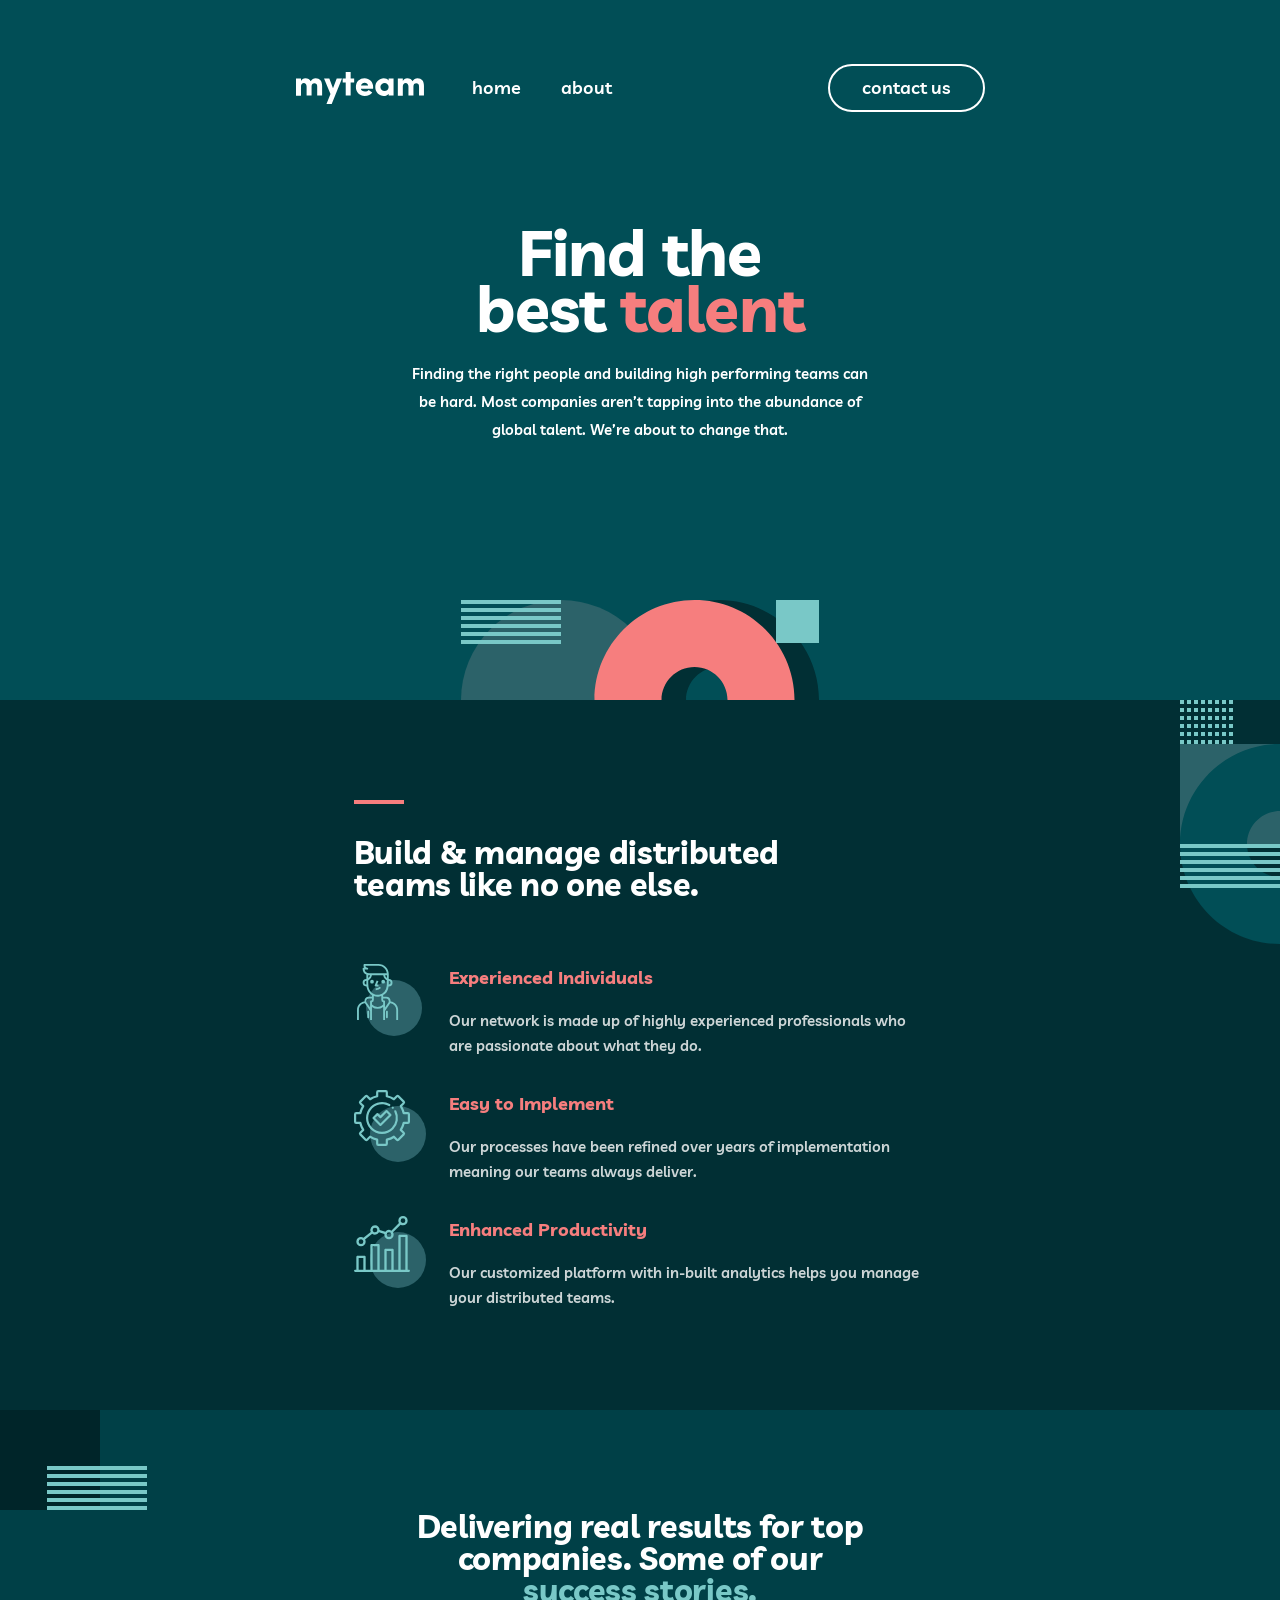
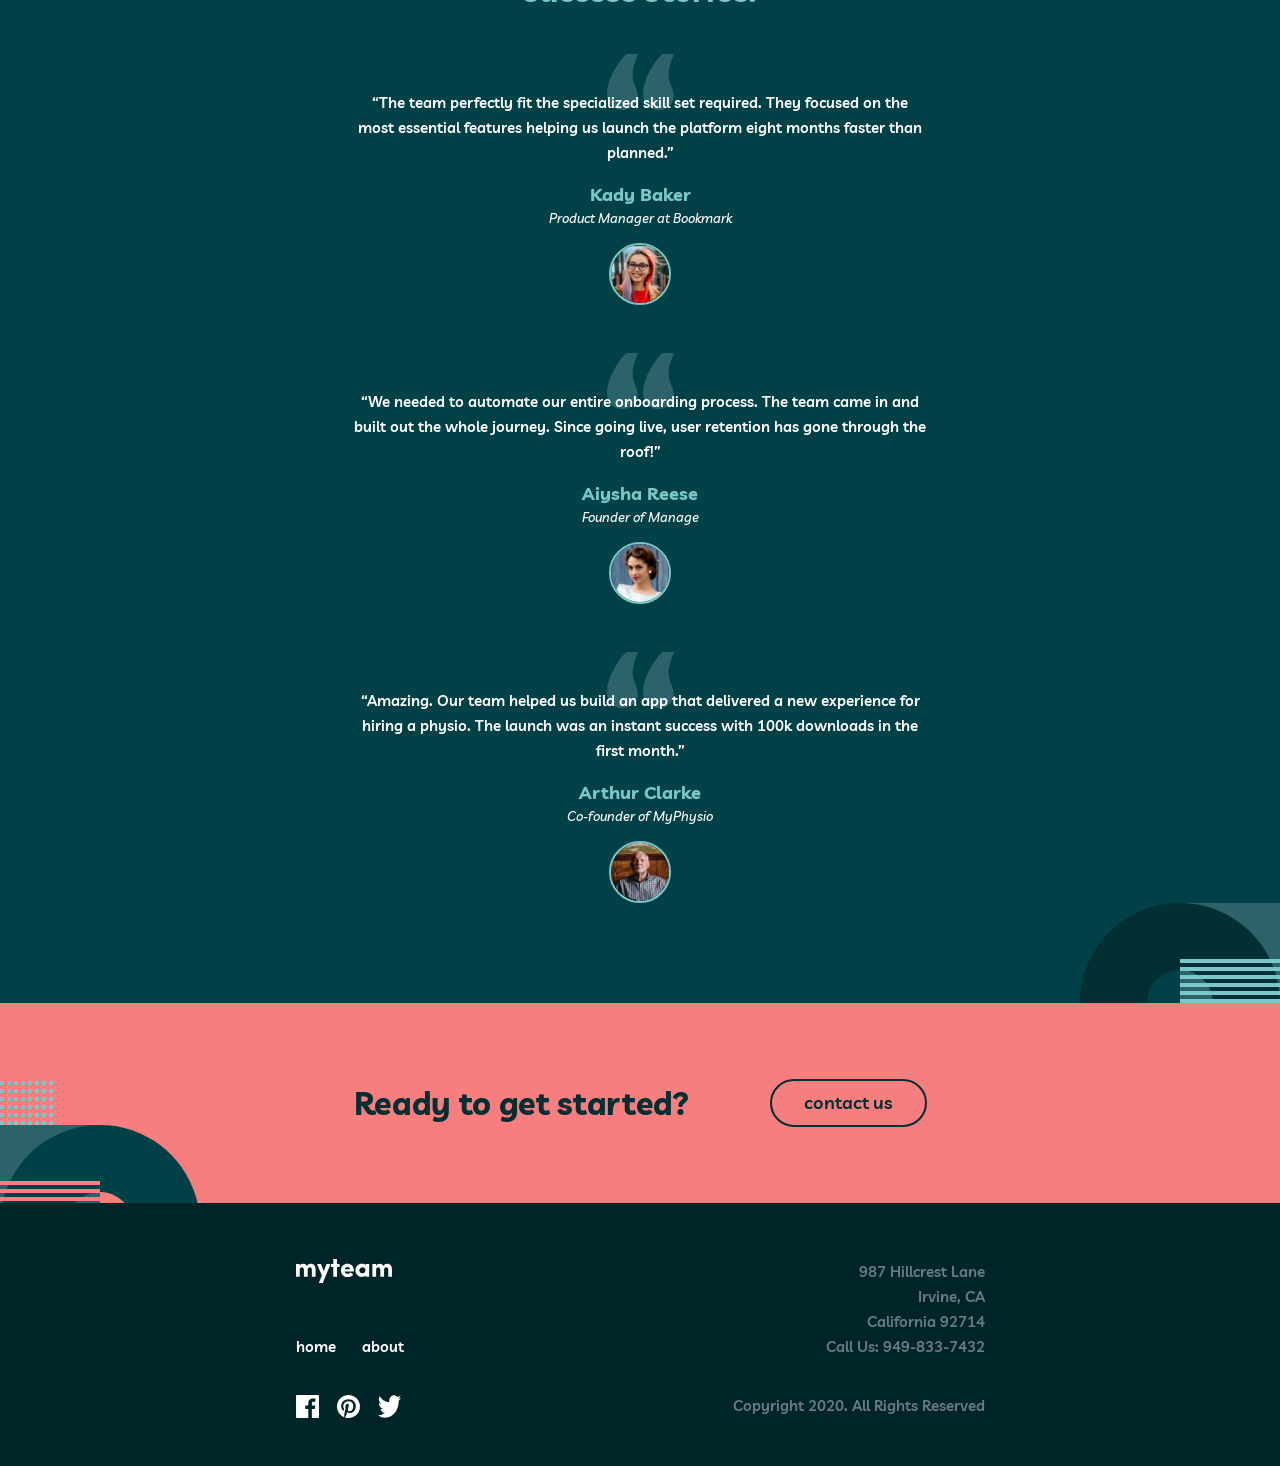
<file: index.html>
<!DOCTYPE html>
<html lang="en">

<head>
  <meta charset="UTF-8" />
  <meta name="viewport" content="width=device-width, initial-scale=1" />
  <title>myteam — Find the best talent</title>

  <link rel="icon" type="image/png" sizes="32x32" href="assets/favicon-32x32.png" />

  <link rel="preconnect" href="https://fonts.googleapis.com" />
  <link rel="preconnect" href="https://fonts.gstatic.com" crossorigin />
  <link href="https://fonts.googleapis.com/css2?family=Livvic:ital,wght@0,500;0,600;0,700;1,500&display=swap"
    rel="stylesheet" />

  <link rel="stylesheet" href="css/style.css" />
  <link rel="stylesheet" href="css/style_index.css" />
</head>

<body>

  <!-- ================= MOBILE MENU =================
       Holds the open/closed state. The checkbox, the overlay and the panel
       must stay direct children of <body> and siblings of each other —
       the CSS reaches them with the ~ sibling combinator. -->

  <input type="checkbox" id="menu-toggle" class="menu-checkbox">

  <label for="menu-toggle" class="menu-overlay" aria-hidden="true"></label>

  <aside class="mobile-menu">
    <label for="menu-toggle" class="menu-close">
      <img src="assets/icon-close.svg" alt="Close menu" />
    </label>

    <nav class="mobile-nav" aria-label="Mobile navigation">
      <a href="index.html">home</a>
      <a href="pages/about.html">about</a>
      <a href="pages/contact.html" class="btn btn-outline">contact us</a>
    </nav>

    <img class="mobile-menu-shape" aria-hidden="true"
         src="assets/bg-pattern-about-1-mobile-nav-1.svg" alt="" />
  </aside>

  <!-- ================= HERO ================= -->
  <header class="hero">
    <div class="shape-layer" aria-hidden="true">
      <img class="shape-home-1" src="assets/bg-pattern-home-1.svg" alt="" />
      <img class="shape-home-2" src="assets/bg-pattern-home-2.svg" alt="" />
    </div>

    <div class="container site-header">
      <div class="site-header-left">
        <a href="index.html" class="logo">
          <img src="assets/logo.svg" alt="myteam" />
        </a>
        <nav class="main-nav body-1">
          <a href="index.html" class="is-active">home</a>
          <a href="pages/about.html">about</a>
        </nav>
      </div>

      <a href="pages/contact.html" class="btn btn-outline">contact us</a>

      <!-- Hamburger. Lives here, NOT inside .mobile-menu — that panel is
           hidden until the checkbox is checked. Only shows under 768px. -->
      <label for="menu-toggle" class="nav-toggle">
        <img src="assets/icon-hamburger.svg" alt="Open menu" />
      </label>
    </div>

    <div class="container hero-grid">
      <h1 class="hero-title h1-large">Find the<br />best <span class="highlight">talent</span></h1>

      <div class="hero-lede-col">
        <span class="section-accent section-accent--blue"></span>
        <p class="hero-lede body-1">Finding the right people and building high performing teams can be hard.
          Most companies aren&rsquo;t tapping into the abundance of global talent. We&rsquo;re about to
          change that.</p>
      </div>
    </div>
  </header>

  <main>

    <!-- ================= Entry section ================= -->
    <section class="value-props-section">
      <div class="shape-layer" aria-hidden="true">
        <img class="shape-home-3" src="assets/bg-pattern-home-3.svg" alt="" />
      </div>

      <div class="container value-props-grid">
        <div class="value-props-heading-col">
          <span class="section-accent"></span>
          <h2 class="value-props-title h2">Build &amp; manage distributed teams like no one else.</h2>
        </div>

        <ul class="value-prop-list">
          <li class="value-prop">
            <div class="value-prop-icon">
              <img src="assets/icon-person.svg" alt="" aria-hidden="true" />
            </div>
            <div class="value-prop-body">
              <h3 class="value-prop-heading h3">Experienced Individuals</h3>
              <p class="value-prop-text body-2">Our network is made up of highly experienced professionals
                who are passionate about what they do.</p>
            </div>
          </li>

          <li class="value-prop">
            <div class="value-prop-icon">
              <img src="assets/icon-cog.svg" alt="" aria-hidden="true" />
            </div>
            <div class="value-prop-body">
              <h3 class="value-prop-heading h3">Easy to Implement</h3>
              <p class="value-prop-text body-2">Our processes have been refined over years of implementation
                meaning our teams always deliver.</p>
            </div>
          </li>

          <li class="value-prop">
            <div class="value-prop-icon">
              <img src="assets/icon-chart.svg" alt="" aria-hidden="true" />
            </div>
            <div class="value-prop-body">
              <h3 class="value-prop-heading h3">Enhanced Productivity</h3>
              <p class="value-prop-text body-2">Our customized platform with in-built analytics helps you
                manage your distributed teams.</p>
            </div>
          </li>
        </ul>
      </div>
    </section>

    <!-- ================= Team Section ================= -->
    <section class="testimonials-section">
      <div class="shape-layer" aria-hidden="true">
        <img class="shape-home-4" src="assets/bg-pattern-home-4-about-3.svg" alt="" />
        <img class="shape-home-5" src="assets/bg-pattern-home-5.svg" alt="" />
      </div>

      <div class="container">
        <h2 class="testimonials-title h2">
          Delivering real results for top companies. Some of our
          <span class="highlight-blue">success stories.</span>
        </h2>

        <ul class="testimonial-list">
          <li class="testimonial">
            <img class="testimonial-quote-icon" src="assets/icon-quotes.svg" alt="" aria-hidden="true" />
            <blockquote class="testimonial-quote body-2">
              &ldquo;The team perfectly fit the specialized skill set required. They focused on the most
              essential features helping us launch the platform eight months faster than planned.&rdquo;
            </blockquote>
            <p class="testimonial-name h3">Kady Baker</p>
            <p class="testimonial-role">Product Manager at Bookmark</p>
            <img class="testimonial-avatar" src="assets/avatar-kady.jpg" alt="Kady Baker" width="62" height="62" />
          </li>

          <li class="testimonial">
            <img class="testimonial-quote-icon" src="assets/icon-quotes.svg" alt="" aria-hidden="true" />
            <blockquote class="testimonial-quote body-2">
              &ldquo;We needed to automate our entire onboarding process. The team came in and built out the
              whole journey. Since going live, user retention has gone through the roof!&rdquo;
            </blockquote>
            <p class="testimonial-name h3">Aiysha Reese</p>
            <p class="testimonial-role">Founder of Manage</p>
            <img class="testimonial-avatar" src="assets/avatar-aiysha.jpg" alt="Aiysha Reese" width="62" height="62" />
          </li>

          <li class="testimonial">
            <img class="testimonial-quote-icon" src="assets/icon-quotes.svg" alt="" aria-hidden="true" />
            <blockquote class="testimonial-quote body-2">
              &ldquo;Amazing. Our team helped us build an app that delivered a new experience for hiring a
              physio. The launch was an instant success with 100k downloads in the first month.&rdquo;
            </blockquote>
            <p class="testimonial-name h3">Arthur Clarke</p>
            <p class="testimonial-role">Co-founder of MyPhysio</p>
            <img class="testimonial-avatar" src="assets/avatar-arthur.jpg" alt="Arthur Clarke" width="62" height="62" />
          </li>
        </ul>
      </div>
    </section>

    <!-- ================= CTA banner ================= -->
    <section class="banner">
      <figure>
        <img src="assets/bg-pattern-home-6-about-5.svg" alt="" />
      </figure>

      <div class="banner-content">
        <h2>Ready to get started?</h2>
        <a href="pages/contact.html" class="btn btn-outline-dark btn-banner">contact us</a>
      </div>
    </section>

  </main>

  <!-- ================= FOOTER ================= -->
  <footer class="footer">
    <div class="footer-container">

      <!-- Logo and navigation -->
      <div class="footer-brand">
        <a href="index.html" class="footer-logo"><img src="assets/logo.svg" alt="myteam"></a>

        <nav class="footer-nav h3" aria-label="Footer navigation">
          <a href="index.html">home</a>
          <a href="pages/about.html">about</a>
        </nav>
      </div>

      <!-- Contact information -->
      <address class="footer-contact body-2">
        <p>987 Hillcrest Lane</p>
        <p>Irvine, CA</p>
        <p>California 92714</p>
        <p>
          Call Us:
          <a href="tel:+19498337432">949-833-7432</a>
        </p>
      </address>

      <!-- Social media and copyright -->
      <div class="footer-right body-2">

        <div class="social-links">
          <a href="#" aria-label="Facebook">
            <img src="assets/icon-facebook.svg" alt="">
          </a>

          <a href="#" aria-label="Pinterest">
            <img src="assets/icon-pinterest.svg" alt="">
          </a>

          <a href="#" aria-label="Twitter">
            <img src="assets/icon-twitter.svg" alt="">
          </a>
        </div>

        <p class="copyright">
          Copyright 2020. All Rights Reserved
        </p>

      </div>

    </div>
  </footer>

</body>

</html>
</file>
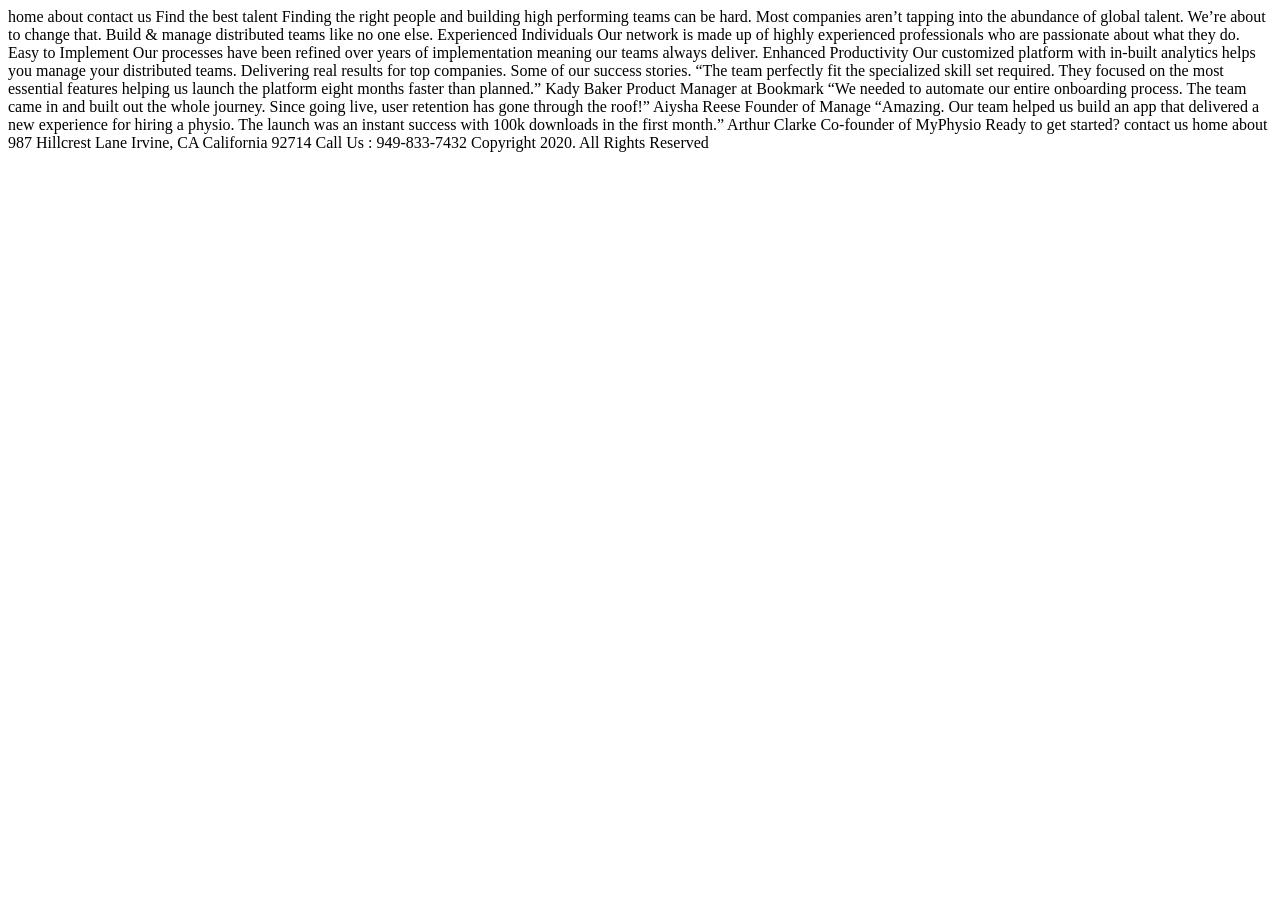
<file: starter-code/index.html>
<!DOCTYPE html>
<html lang="en">
<head>
  <meta charset="UTF-8">
  <meta name="viewport" content="width=device-width, initial-scale=1.0">

  <link rel="icon" type="image/png" sizes="32x32" href="images/favicon-32x32.png">
  
  <title>Frontend Mentor | myteam website challenge - Homepage</title>
</head>
<body>

  home
  about

  contact us



  Find the best talent

  Finding the right people and building high performing teams can 
  be hard. Most companies aren’t tapping into the abundance of global 
  talent. We’re about to change that.



  Build & manage distributed teams like no one else.

  Experienced Individuals
  Our network is made up of highly experienced professionals who are 
  passionate about what they do.

  Easy to Implement
  Our processes have been refined over years of implementation meaning 
  our teams always deliver.

  Enhanced Productivity
  Our customized platform with in-built analytics helps you manage your 
  distributed teams.



  Delivering real results for top companies. Some of our success stories.

  “The team perfectly fit the specialized skill set required. They focused 
  on the most essential features helping us launch the platform eight months 
  faster than planned.”
  Kady Baker
  Product Manager at Bookmark

  “We needed to automate our entire onboarding process. The team came in and 
  built out the whole journey. Since going live, user retention has gone 
  through the roof!”
  Aiysha Reese
  Founder of Manage

  “Amazing. Our team helped us build an app that delivered a new experience for 
  hiring a physio. The launch was an instant success with 100k downloads in the 
  first month.”
  Arthur Clarke
  Co-founder of MyPhysio



  Ready to get started?

  contact us



  home
  about

  987  Hillcrest Lane
  Irvine, CA
  California 92714
  Call Us : 949-833-7432

  Copyright 2020. All Rights Reserved
  
</body>
</html>
</file>
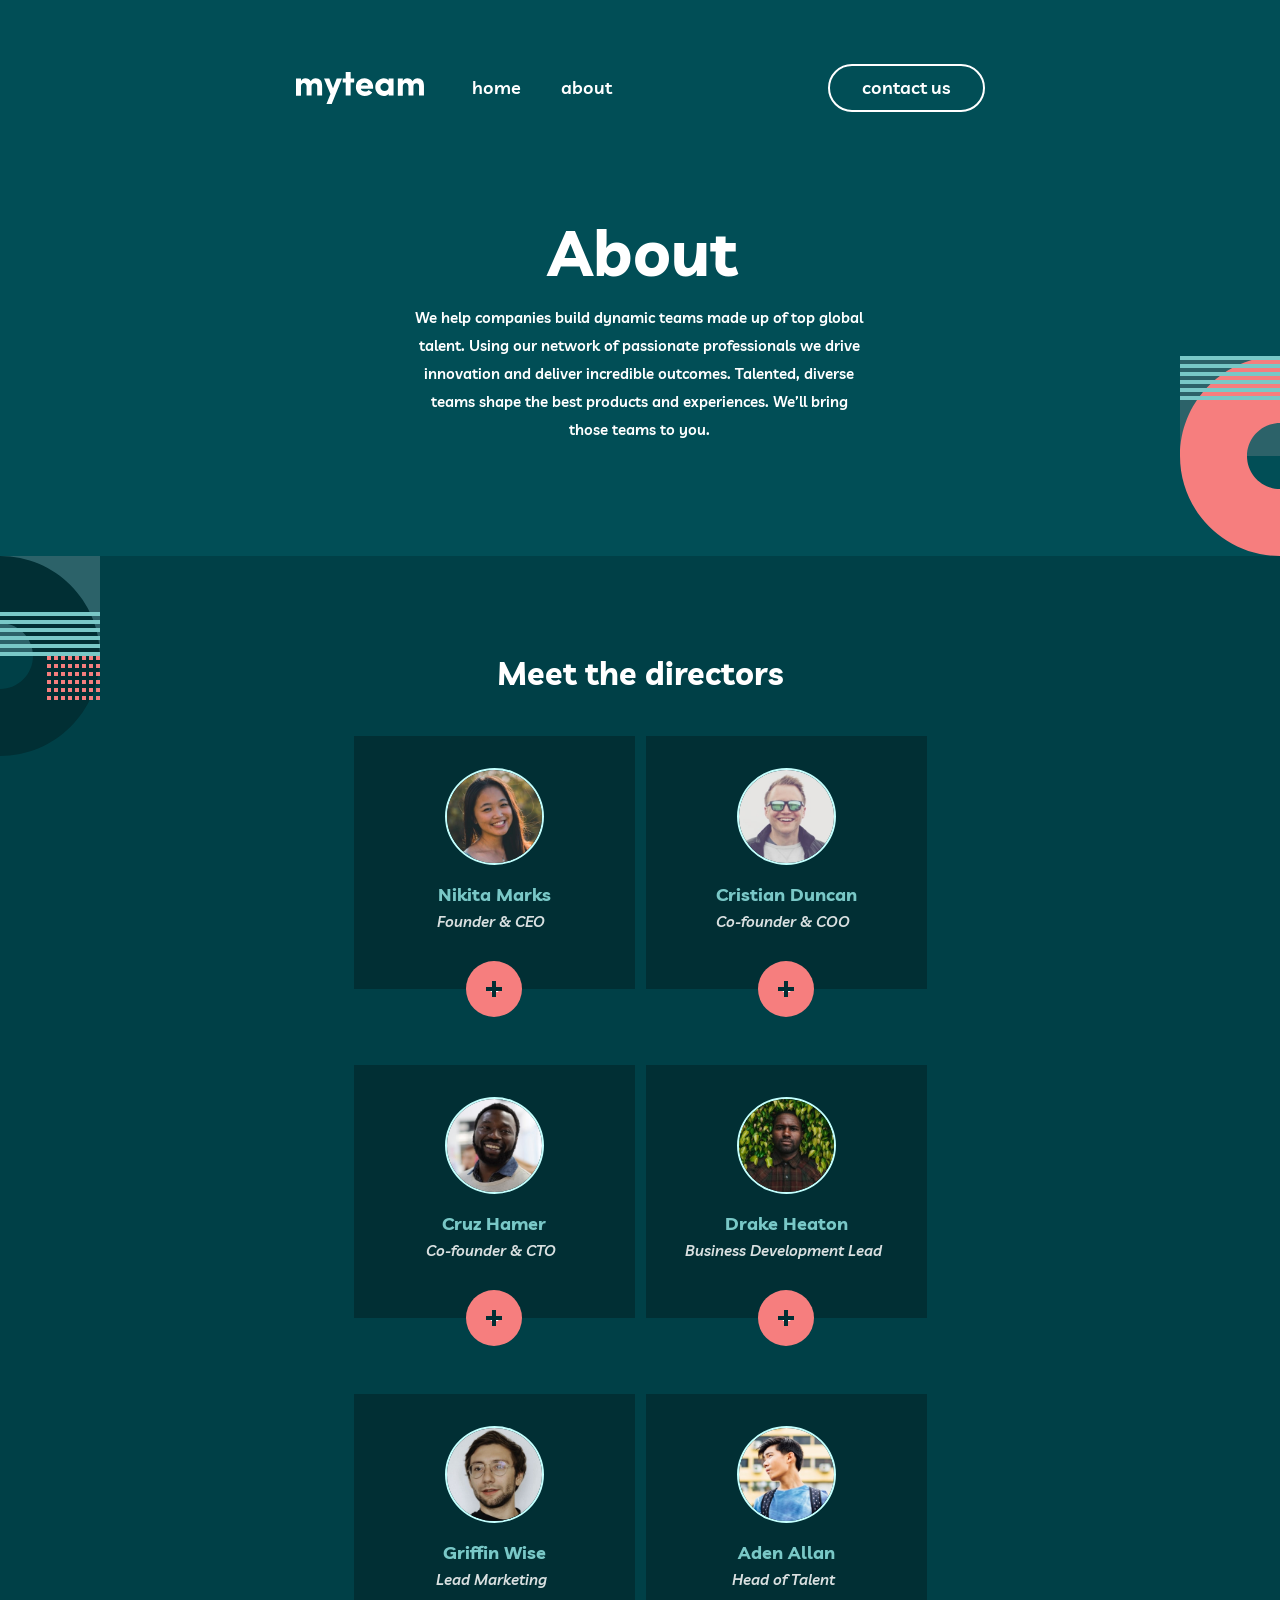
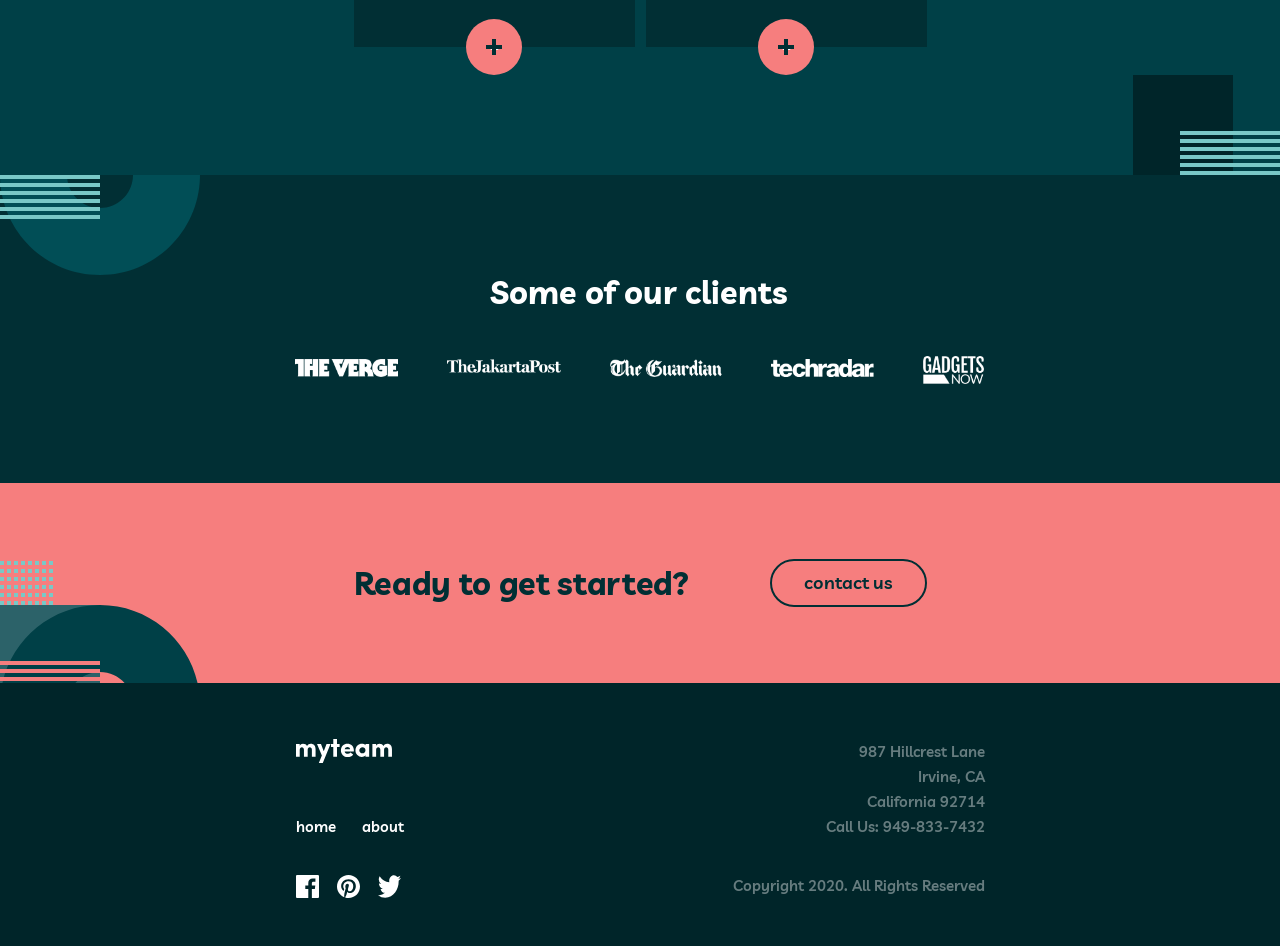
<file: pages/about.html>
<!doctype html>
<html lang="en">

<head>
  <meta charset="UTF-8" />
  <meta name="viewport" content="width=device-width, initial-scale=1.0" />

  <link rel="icon" type="image/png" sizes="32x32" href="../assets/favicon-32x32.png" />
  <link rel="stylesheet" href="../css/style.css" />
  <link rel="stylesheet" href="../css/about.css" />

  <title>Frontend Mentor | myteam website challenge - About</title>
</head>

<body>

    <input type="checkbox" id="menu-toggle" class="menu-checkbox">

  <label for="menu-toggle" class="menu-overlay" aria-hidden="true"></label>

  <aside class="mobile-menu">
    <label for="menu-toggle" class="menu-close">
      <img src="../assets/icon-close.svg" alt="Close menu" />
    </label>

    <nav class="mobile-nav" aria-label="Mobile navigation">
      <a href="../index.html">home</a>
      <a href="/pages/about.html">about</a>
      <a href="/pages/contact.html" class="btn btn-outline">contact us</a>
    </nav>

    <img class="mobile-menu-shape" aria-hidden="true"
         src="../assets/bg-pattern-about-1-mobile-nav-1.svg" alt="" />
  </aside>

  <header>

    <div class="container site-header">
      <div class="site-header-left">
        <a href="../index.html" class="logo">
          <img src="../assets/logo.svg" alt="myteam" />
        </a>
        <nav class="main-nav body-1">
          <a href="../index.html" class="is-active">home</a>
          <a href="../pages/about.html">about</a>
        </nav>
      </div>
      <a href="../pages/contact.html" class="btn btn-outline">contact us</a>
      <label for="menu-toggle" class="nav-toggle">
        <img src="../assets/icon-hamburger.svg" alt="Open menu" />
      </label>
    </div>




    <div class="container-about">
      <h1 class="h1-small white-text about-text">About</h1>
      <div>
        <span class="section-accent"></span>
        <p class="about-description body-1 white-text">We help companies build dynamic teams made up of top global
          talent.
          Using our network of passionate professionals we drive innovation and
          deliver incredible outcomes. Talented, diverse teams shape the best
          products and experiences. We’ll bring those teams to you.</p>
      </div>
    </div>
    <img src="../assets/bg-pattern-about-1-mobile-nav-1.svg" class="header-donut donut-size" alt="">
  </header>

  <main>
    <section class="directors">
      <img src="../assets/bg-pattern-about-2-contact-1.svg" alt="" class="directors-shape-top donut-size">
      <img src="../assets/bg-pattern-home-4-about-3.svg" alt="" class="directors-shape-bottom">

      <div class="directors-container">
        <h2 class="h2 white-text director-header">Meet the directors</h2>

        <ul class="directors-list">
          <li>
            <article class="director-card">
              <input type="checkbox" id="card-1" class="card-check">
              <label for="card-1" class="card-toggle">+</label>
              <img src="../assets/avatar-nikita.jpg" alt="Nikita Marks" class="director-avatar" />
              <h3 class="h3 director-name">Nikita Marks</h3>
              <p class="director-role">Founder &amp; CEO</p>
              <cite class="h3 director-author">Nikita Marks</cite>
              <blockquote class="director-quote">
                "It always amazes me how much talent there is in every corner of
                the globe."
              </blockquote>

              <div class="director-social-links">
                <a href="#" aria-label="Twitter">
                  <span class="icon1-director"></span>
                </a>
                <a href="#" aria-label="Facebook">
                  <span class="icon2-director"></span>
                </a>
              </div>
            </article>
          </li>

          <li>
            <article class="director-card">
              <input type="checkbox" id="card-2" class="card-check">
              <label for="card-2" class="card-toggle">+</label>
              <img src="../assets/avatar-christian.jpg" alt="Cristian Duncan" class="director-avatar" />
              <h3 class="h3 director-name">Cristian Duncan</h3>
              <p class="director-role">Co-founder &amp; COO</p>
              <cite class="h3 director-author">Cristian Duncan</cite>
              <blockquote class="director-quote">
                "Distributed teams required unique processes. You need to
                approach work in a new way."
              </blockquote>

              <div class="director-social-links">
                <a href="#" aria-label="Twitter">
                  <span class="icon1-director"></span>
                </a>
                <a href="#" aria-label="Facebook">
                  <span class="icon2-director"></span>
                </a>
              </div>
            </article>
          </li>

          <li>
            <article class="director-card">
              <input type="checkbox" id="card-3" class="card-check">
              <label for="card-3" class="card-toggle">+</label>
              <img src="../assets/avatar-cruz.jpg" alt="Cruz Hamer" class="director-avatar" />
              <h3 class="h3 director-name">Cruz Hamer</h3>
              <p class="director-role">Co-founder &amp; CTO</p>
              <cite class="h3 director-author">Cruz Hamer</cite>
              <blockquote class="director-quote">
                "Technology is at the forefront of enabling distributed teams.
                That's where we come in."
              </blockquote>

              <div class="director-social-links">
                <a href="#" aria-label="Twitter">
                  <span class="icon1-director"></span>
                </a>
                <a href="#" aria-label="Facebook">
                  <span class="icon2-director"></span>
                </a>
              </div>
            </article>
          </li>

          <li>
            <article class="director-card">
              <input type="checkbox" id="card-4" class="card-check">
              <label for="card-4" class="card-toggle">+</label>
              <img src="../assets/avatar-drake.jpg" alt="Drake Heaton" class="director-avatar" />
              <h3 class="h3 director-name">Drake Heaton</h3>
              <p class="director-role">Business Development Lead</p>
              <cite class="h3 director-author">Drake Heaton</cite>
              <blockquote class="director-quote">
                "Hiring similar people from similar backgrounds is a surefire
                way to stunt innovation."
              </blockquote>

              <div class="director-social-links">
                <a href="#" aria-label="Twitter">
                  <span class="icon1-director"></span>
                </a>
                <a href="#" aria-label="Facebook">
                  <span class="icon2-director"></span>
                </a>
              </div>
            </article>
          </li>

          <li>
            <article class="director-card">
              <input type="checkbox" id="card-5" class="card-check">
              <label for="card-5" class="card-toggle">+</label>
              <img src="../assets/avatar-griffin.jpg" alt="Griffin Wise" class="director-avatar" />
              <h3 class="h3 director-name">Griffin Wise</h3>
              <p class="director-role">Lead Marketing</p>
              <cite class="h3 director-author">Griffin Wise</cite>
              <blockquote class="director-quote">
                "Unique perspectives shape unique products, which is what you
                need to survive these days."
              </blockquote>

              <div class="director-social-links">
                <a href="#" aria-label="Twitter">
                  <span class="icon1-director"></span>
                </a>
                <a href="#" aria-label="Facebook">
                  <span class="icon2-director"></span>
                </a>
              </div>
            </article>
          </li>

          <li>
            <article class="director-card">
              <input type="checkbox" id="card-6" class="card-check">
              <label for="card-6" class="card-toggle">+</label>
              <img src="../assets/avatar-aden.jpg" alt="Aden Allan" class="director-avatar" />
              <h3 class="h3 director-name">Aden Allan</h3>
              <p class="director-role">Head of Talent</p>
              <cite class="h3 director-author">Aden Allan</cite>
              <blockquote class="director-quote">
                "Empowered teams create truly amazing products. Set the north
                star and let them follow it."
              </blockquote>

              <div class="director-social-links">
                <a href="#" aria-label="Twitter">
                  <span class="icon1-director"></span>
                </a>
                <a href="#" aria-label="Facebook">
                  <span class="icon2-director"></span>
                </a>
              </div>
            </article>
          </li>
        </ul>
      </div>
    </section>

    <section class="about-clients">
      <figure class="clients-shape donut-size">
        <img src="../assets/bg-pattern-about-4.svg" alt="" />
      </figure>
      <div class="clients-container">
        <h2 class="h2 white-text clients-header">Some of our clients</h2>
        <ul class="logo-list">
          <li>
            <img class="logo-1" src="../assets/logo-the-verge.png" alt="The Verge" /></li>
          <li>
            <img class="logo-2" src="../assets/logo-jakarta-post.png" alt="Jakarta Post" />
          </li>
          <li>
            <img class="logo-3" src="../assets/logo-the-guardian.png" alt="The Guardian" />
          </li>
          <li>
            <img class="logo-4" src="../assets/logo-tech-radar.png" alt="Tech Radar" /></li>
          <li>
            <img class="logo-5" src="../assets/logo-gadgets-now.png" alt="Gadgets Now" />
          </li>
        </ul>
      </div>
    </section>

    <section class="banner"> <!-- CTA banner -->
      <figure>
        <img src="../assets/bg-pattern-home-6-about-5.svg" alt="" /> <!-- decorative shape -->
      </figure>

      <div class="banner-content">
        <h2>Ready to get started?</h2>
        <a href="../pages/contact.html" class="btn btn-outline-dark btn-banner">contact us</a>
      </div>
    </section>
  </main>
  <footer class="footer">
    <div class="footer-container">

      <!-- Logo and navigation -->
      <div class="footer-brand">
        <a href="/" class="footer-logo"><img src="../assets/logo.svg" alt="" srcset=""></a>

        <nav class="footer-nav h3" aria-label="Footer navigation">
          <a href="/">home</a>
          <a href="../pages/about.html">about</a>
        </nav>
      </div>

      <!-- Contact information -->
      <address class="footer-contact body-2">
        <p>987 Hillcrest Lane</p>
        <p>Irvine, CA</p>
        <p>California 92714</p>
        <p>
          Call Us:
          <a href="tel:+19498337432">949-833-7432</a>
        </p>
      </address>

      <!-- Social media and copyright -->
      <div class="footer-right body-2">

        <div class="social-links">
          <a href="#" aria-label="Facebook">
            <img src="../assets/icon-facebook.svg" alt="">
          </a>

          <a href="#" aria-label="Pinterest">
            <img src="../assets/icon-pinterest.svg" alt="">
          </a>

          <a href="#" aria-label="Twitter">
            <img src="../assets/icon-twitter.svg" alt="">
          </a>
        </div>

        <p class="copyright">
          Copyright 2020. All Rights Reserved
        </p>

      </div>

    </div>
  </footer>
</body>

</html>
</file>
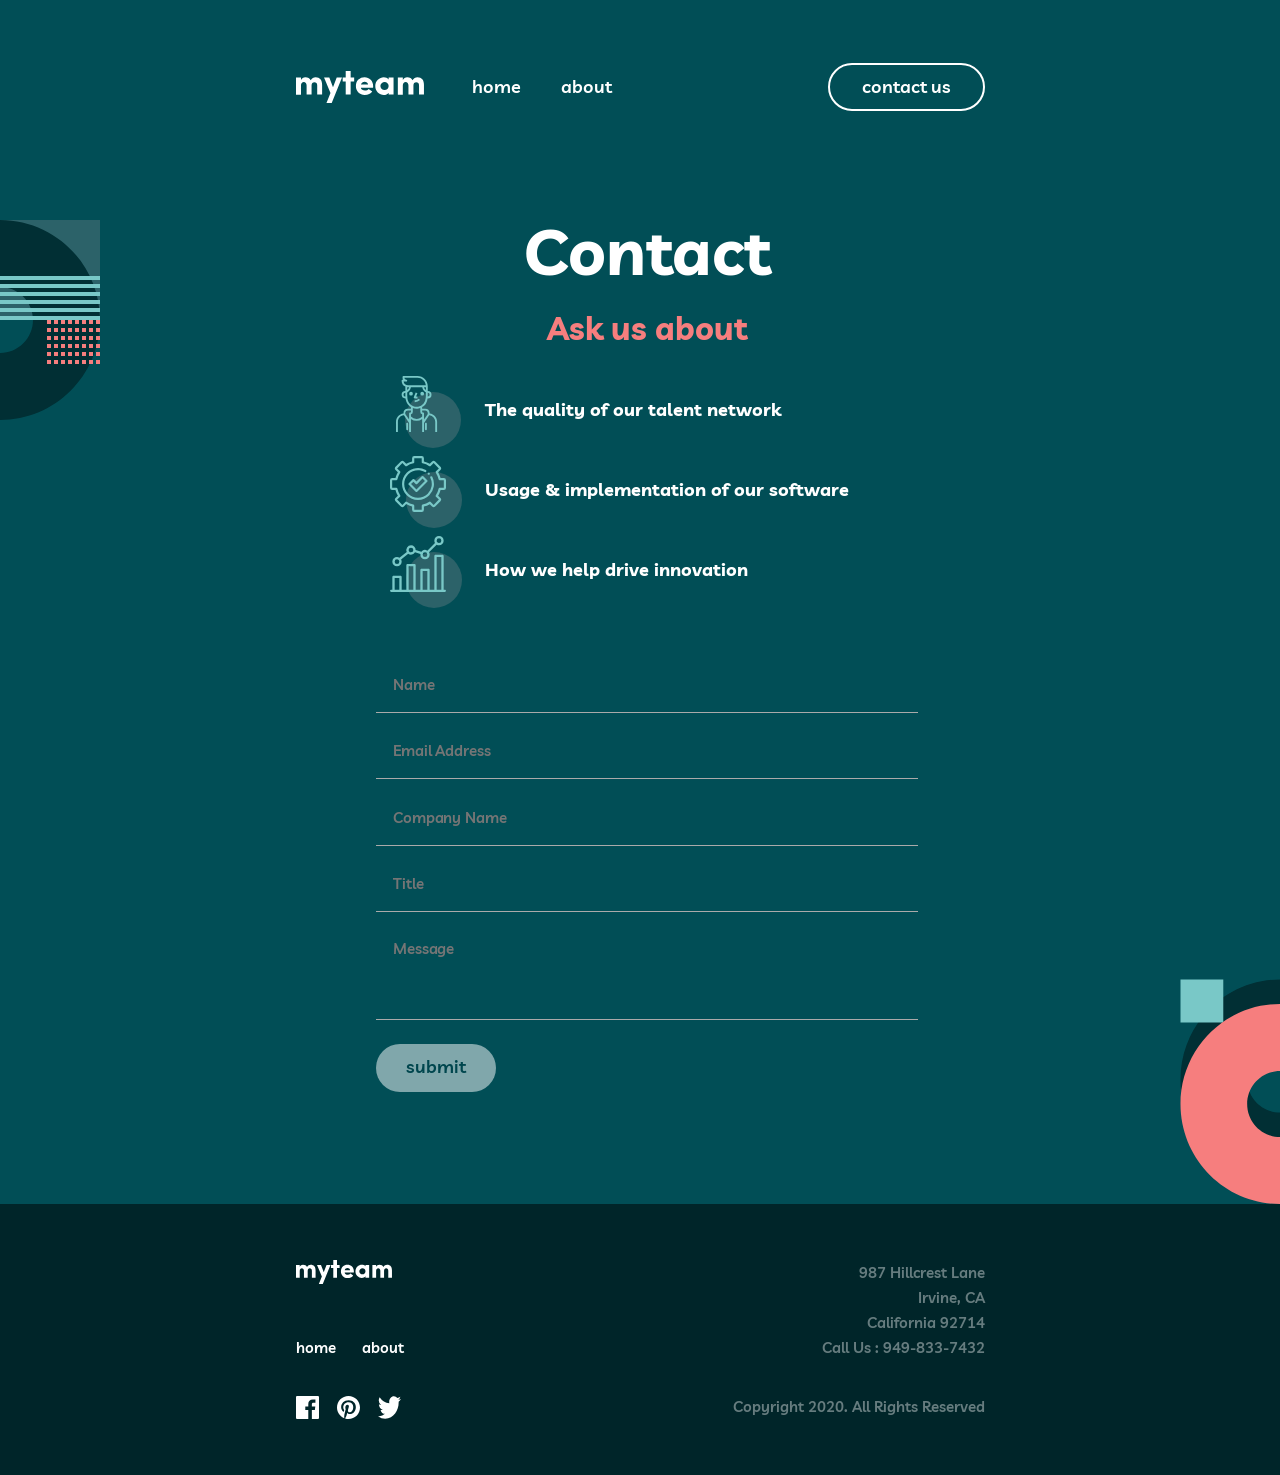
<file: pages/contact.html>
<!DOCTYPE html>
<html lang="en">

<head>
  <meta charset="UTF-8">
  <meta name="viewport" content="width=device-width, initial-scale=1.0">

  <link rel="icon" type="../assets/png" sizes="32x32" href="../assets/favicon-32x32.png">
  <link rel="stylesheet" href="../css/contact_style.css">
  <title>Frontend Mentor | myteam website challenge - Contact</title>
  <script src="../scripts/script.js" defer></script>
</head>

<body>

  <input type="checkbox" id="menu-toggle" class="menu-checkbox">

  <label for="menu-toggle" class="menu-overlay" aria-hidden="true"></label>

  <aside class="mobile-menu">
    <label for="menu-toggle" class="menu-close">
      <img src="../assets/icon-close.svg" alt="Close menu" />
    </label>

    <nav class="mobile-nav" aria-label="Mobile navigation">
      <a href="../index.html">home</a>
      <a href="/pages/about.html">about</a>
      <a href="/pages/contact.html" class="btn btn-outline">contact us</a>
    </nav>

    <img class="mobile-menu-shape" aria-hidden="true" src="../assets/bg-pattern-about-1-mobile-nav-1.svg" alt="" />
  </aside>

  
  <header>
    <div class="container site-header">
      <div class="site-header-left">
        <a href="../index.html" class="logo">
          <img src="../assets/logo.svg" alt="myteam" />
        </a>
        <nav class="main-nav body-1">
          <a href="../index.html" class="is-active">home</a>
          <a href="/pages/about.html">about</a>
        </nav>
      </div>

      <a href="pages/contact.html" class="btn btn-outline">contact us</a>

      <!-- Hamburger. Lives here, NOT inside .mobile-menu — that panel is
           hidden until the checkbox is checked. Only shows under 768px. -->
      <label for="menu-toggle" class="nav-toggle">
        <img src="../assets/icon-hamburger.svg" alt="Open menu" />
      </label>
    </div>
  </header>

  <main>

    <section class="contact">

      <figure class="half-donut">
        <img src="../assets/bg-pattern-about-2-contact-1.svg" alt="dark half donut">
      </figure>

      <article class="contact-content">

        <div class="contact-content-intro">

          <h1 class="h1-small text-white h1-margin">Contact</h1>
          <h2 class="ask-about-us">Ask us about</h2>

          <ul>

            <li class="contact-card">
              <figure>
                <img class="person-img" src="../assets/icon-person.svg" alt="">
              </figure>
              <span class="body-1 text-white">The quality of our talent network</span>
            </li>

            <li class="contact-card">
              <figure>
                <img src="../assets/icon-cog.svg" alt="">
              </figure>
              <span class="body-1 text-white">Usage &amp; implementation of our software</span>
            </li>

            <li class="contact-card">
              <figure>
                <img src="../assets/icon-chart.svg" alt="">
              </figure>
              <span class="body-1 text-white">How we help drive innovation</span>
            </li>

          </ul>

        </div>

        <div class="contact-content-form-container">

          <form class="contact-form body-2" action="/pages/contact.html" method="get">
          
            <input type="text" id="name" name="name" placeholder="Name" />

            <div class="field-requirement">
              <input class="required-field" type="text" id="email" name="email" placeholder="Email Address" required />
              <span class="error-message">This field is required</span>
            </div>

            <input class="margin-field" type="company-name" id="company-name" name="company-name"placeholder="Company Name" />

            <input type="title" id="title" name="title" placeholder="Title" />

            <textarea id="message" name="message" placeholder="Message"></textarea>
            <button type="submit" class="submit-btn body-1" disabled>submit</button>

          </form>

        </div>

      </article>

      <figure class="half-pink-donut">
        <img src="../assets/bg-pattern-contact-2.svg" alt="pink half donut">
      </figure>

    </section>

  </main>

  <footer class="footer">
    <div class="footer-container">

      <!-- Logo and navigation -->

      <div class="footer-brand">
        <a href="/" class="footer-logo"><img src="/assets/logo.svg" alt="" srcset=""></a>

        <nav class="footer-nav h3" aria-label="Footer navigation">
          <a href="/">home</a>
          <a href="/pages/about.html">about</a>
        </nav>
      </div>

      <!-- Contact information -->

      <address class="footer-contact body-2">
        <p>987 Hillcrest Lane</p>
        <p>Irvine, CA</p>
        <p>California 92714</p>
        <p>
          Call Us :
          <a href="tel:+19498337432">949-833-7432</a>
        </p>
      </address>

      <!-- Social media and copyright -->
      <div class="footer-right body-2">

        <div class="social-links">
          <a href="#" aria-label="Facebook">
            <img src="../assets/icon-facebook.svg" alt="">
          </a>

          <a href="#" aria-label="Pinterest">
            <img src="../assets/icon-pinterest.svg" alt="">
          </a>

          <a href="#" aria-label="Twitter">
            <img class="social-twitter" src="../assets/icon-twitter.svg" alt="">
          </a>
        </div>

        <p class="copyright">
          Copyright 2020. All Rights Reserved
        </p>

      </div>

    </div>
  </footer>




</body>

</html>
</file>
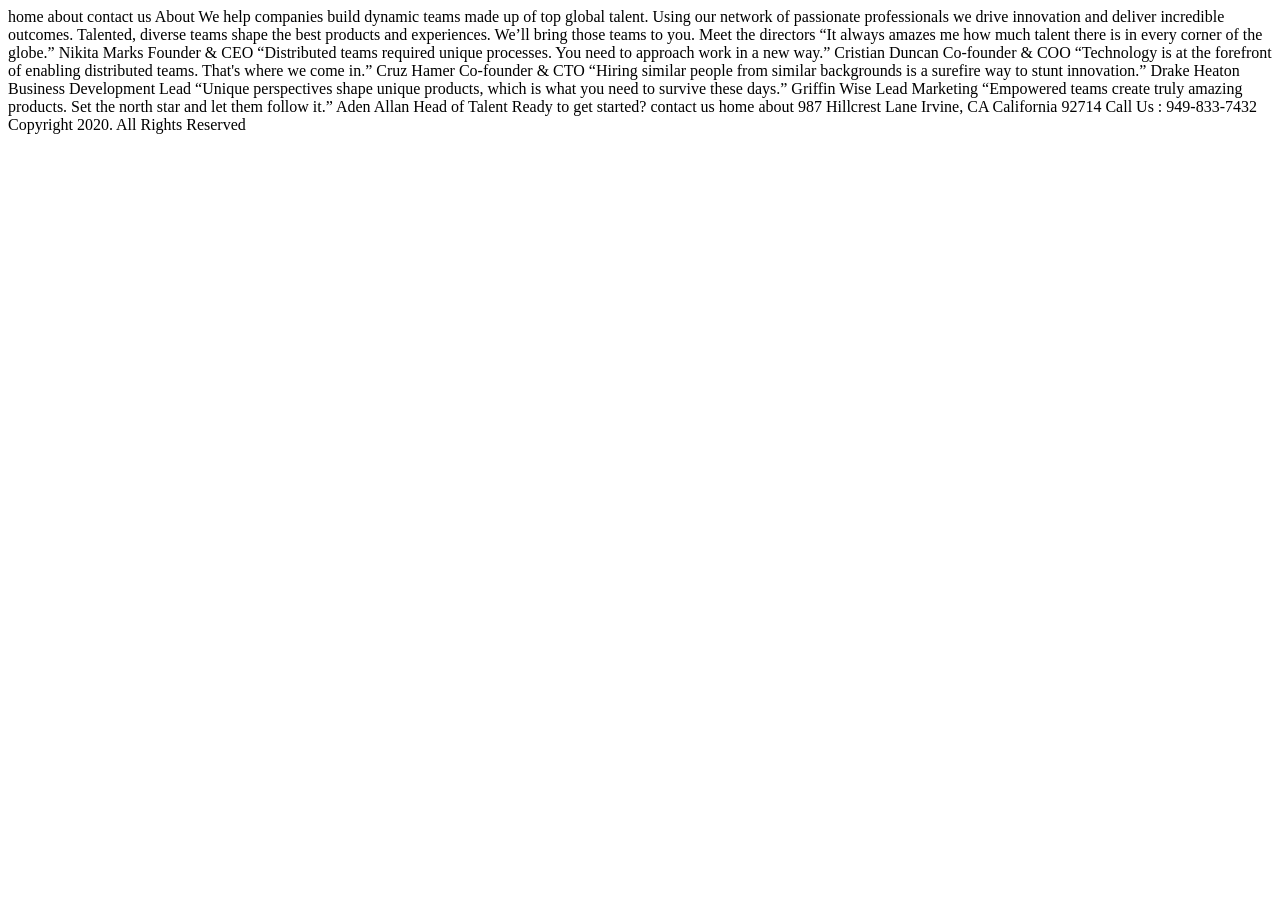
<file: starter-code/about.html>
<!DOCTYPE html>
<html lang="en">
<head>
  <meta charset="UTF-8">
  <meta name="viewport" content="width=device-width, initial-scale=1.0">

  <link rel="icon" type="image/png" sizes="32x32" href="images/favicon-32x32.png">
  
  <title>Frontend Mentor | myteam website challenge - About</title>
</head>
<body>

  home
  about

  contact us



  About

  We help companies build dynamic teams made up of top global talent. 
  Using our network of passionate professionals we drive innovation 
  and deliver incredible outcomes. Talented, diverse teams shape the 
  best products and experiences. We’ll bring those teams to you.



  Meet the directors

  “It always amazes me how much talent there is in every corner of the globe.”
  Nikita Marks
  Founder & CEO

  “Distributed teams required unique processes. You need to approach work in a new way.”
  Cristian Duncan
  Co-founder & COO

  “Technology is at the forefront of enabling distributed teams. That's where we come in.”
  Cruz Hamer
  Co-founder & CTO

  “Hiring similar people from similar backgrounds is a surefire way to stunt innovation.”
  Drake Heaton
  Business Development Lead

  “Unique perspectives shape unique products, which is what you need to survive these days.”
  Griffin Wise
  Lead Marketing

  “Empowered teams create truly amazing products. Set the north star and let them follow it.”
  Aden Allan
  Head of Talent



  Ready to get started?

  contact us



  home
  about

  987  Hillcrest Lane
  Irvine, CA
  California 92714
  Call Us : 949-833-7432

  Copyright 2020. All Rights Reserved
  
</body>
</html>
</file>
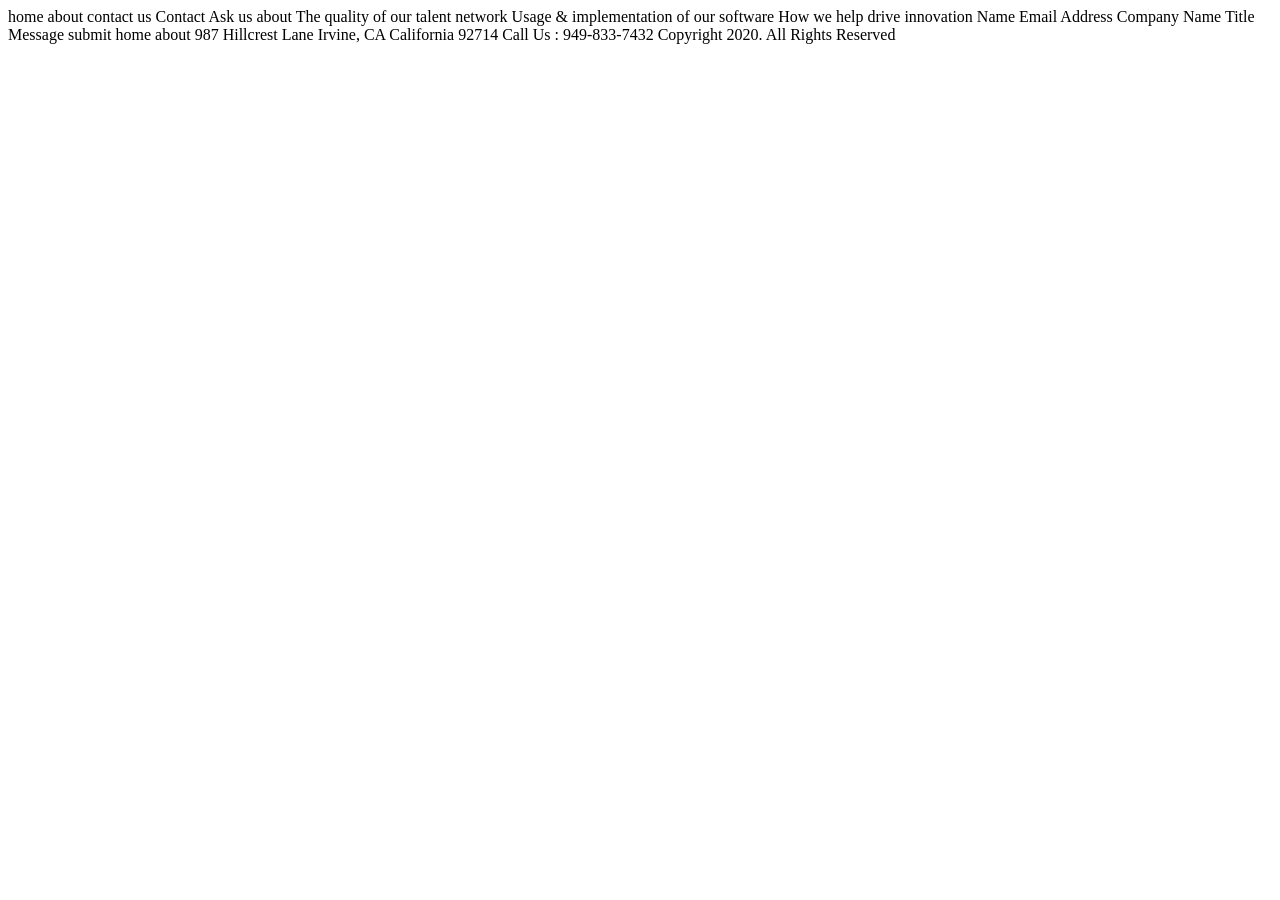
<file: starter-code/contact.html>
<!DOCTYPE html>
<html lang="en">
<head>
  <meta charset="UTF-8">
  <meta name="viewport" content="width=device-width, initial-scale=1.0">

  <link rel="icon" type="image/png" sizes="32x32" href="images/favicon-32x32.png">
  
  <title>Frontend Mentor | myteam website challenge - Contact</title>
</head>
<body>

  home
  about

  contact us



  Contact

  Ask us about

  The quality of our talent network
  Usage & implementation of our software
  How we help drive innovation

  Name
  Email Address
  Company Name
  Title
  Message

  submit



  home
  about

  987  Hillcrest Lane
  Irvine, CA
  California 92714
  Call Us : 949-833-7432

  Copyright 2020. All Rights Reserved
  
</body>
</html>
</file>
<file: css/style.css>
@import url('https://fonts.googleapis.com/css2?family=Livvic:wght@600;700&display=swap');

:root {
    /* Typography — family */
    --font-heading: 'Livvic', sans-serif;
    --font-weight-heading: 700;
    --font-body: 'Livvic', sans-serif;
    --font-weight-body: 600;

    /* COLORS - Primary */
    --color-midnight-green: #014E56;
    --color-light-coral: #F67E7E;
    --color-white: #FFFFFF;

    /* COLORS - Secondary */
    --color-rapture-blue: #79C8C7;
    --color-police-blue: #2C6269;
    --color-deep-jungle-green: #004047;
    --color-sacramento-state-green: #012F34;
    --color-dark-green: #002529;

    /* Typography — sizes */
    --text-h1-large: 100px;
    --text-h1-small: 64px;
    --text-h2: 48px;
    --text-h3: 18px;
    --text-body-1: 18px;
    --text-body-2: 15px;
    --text-label: 13px;

    /* Typography — line heights */
    --line-h1-large: 100px;
    --line-h1-small: 56px;
    --line-h2: 48px;
    --line-h3: 28px;
    --line-body-1: 28px;
    --line-body-2: 25px;
}

.h1-large {
    font-family: var(--font-heading);
    font-weight: var(--font-weight-heading);
    font-size: var(--text-h1-large);
    line-height: var(--line-h1-large);
}

.h1-small {
    font-family: var(--font-heading);
    font-weight: var(--font-weight-heading);
    font-size: var(--text-h1-small);
    line-height: var(--line-h1-small);
}

.h2 {
    font-family: var(--font-heading);
    font-weight: var(--font-weight-heading);
    font-size: var(--text-h2);
    line-height: var(--line-h2);
}

.h3 {
    font-family: var(--font-heading);
    font-weight: var(--font-weight-heading);
    font-size: var(--text-h3);
    line-height: var(--line-h3);
}

.body-1 {
    font-family: var(--font-body);
    font-weight: var(--font-weight-body);
    font-size: var(--text-body-1);
    line-height: var(--line-body-1);
}

.body-2 {
    font-family: var(--font-body);
    font-weight: var(--font-weight-body);
    font-size: var(--text-body-2);
    line-height: var(--line-body-2);
}

/* FOOTER start ------------------------------------------------- */
/* html {
  overflow-y: hidden;
} */


html {
    /* overflow-y: hidden; */
}

.footer {
    background-color: var(--color-dark-green);
    color: var(--color-white);
    padding: 48px 0;
}

.footer address {
    font-style: normal;
}

.footer-container {
    margin: 0 auto;
    width: min(1110px, 90%);
    display: grid;
    grid-template-columns: 285px 285px 1fr;
    align-items: start;
}

/* ----Logo---- */
.footer-logo {
    display: inline-block;
}

/* ----Footer navigation---- */

.footer-nav {
    display: flex;
    gap: 37px;
    margin-top: 20px;
}

.footer-nav a {
    color: var(--color-white);
    display: inline-block;
    text-decoration: none;
    font-weight: 600;
    letter-spacing: 0px;
}

.footer-nav a:hover {
    color: var(--color-rapture-blue);
}

/* ---- Contact information---- */

.footer-contact {
    margin: 0;
    opacity: 40%;
}

.footer-contact p {
    margin: 0;
    font-weight: 600;
    letter-spacing: 0px;
}

.footer-contact a {
    color: inherit;
    text-decoration: none;
}

.footer-contact a:hover {
    color: var(--color-rapture-blue);
}

/* ----Right side----*/

.footer-right {
    display: flex;
    flex-direction: column;
    align-items: flex-end;
    height: 100%;
    letter-spacing: 0px;
}

.social-links {
    display: flex;
    gap: 18px;
}

.social-links a {
    display: flex;
    align-items: center;
    justify-content: center;
    /* width: 24px; */
    /* height: 24px; */
}

.social-links img {
    width: 23px;
    height: 23px;
}

.social-twitter {
    width: 19.5px;
}

.copyright {
    margin: 55px 0 0;
    opacity: 40%;

}

/* FOOTER END ------------------------------------------------------------------------------------- */

/* SHARED / GLOBAL start ---------------------------------------------------
   Base reset, page shell, header + navigation, buttons and the decorative
   shape layer. All of this is reused by about.html and contact.html, so it
   lives here rather than in a per-page sheet.
   ------------------------------------------------------------------------ */

*,
*::before,
*::after {
    box-sizing: border-box;
    margin: 0;
    padding: 0;
}

body {
    font-family: var(--font-body);
    font-weight: var(--font-weight-body);
    font-size: var(--text-body-2);
    line-height: var(--line-body-2);
    color: var(--color-white);
    background: var(--color-midnight-green);
    /* min-width: 1440px;  */
    /* desktop-only build — no breakpoints below this */
}

ul {
    list-style: none;
}

img {
    display: block;
    max-width: 100%;
}

a {
    text-decoration: none;
    color: inherit;
}

button {
    cursor: pointer;
    background: none;
    border: none;
}

/* ----Page shell---- */
/* 1110px of content, centred — the 165px side margins from the Figma frame */

.container {
    width: 1110px;
    margin-inline: auto;
}

/* ----Decorative shape layer---- */
/* Each section drops its artwork into one of these and clips it with
   overflow: hidden, so nothing bleeds between sections. */

.shape-layer {
    position: absolute;
    inset: 0;
    pointer-events: none;
}

.shape-layer img {
    position: absolute;
}

/* ----Buttons---- */

.btn {
    display: inline-flex;
    align-items: center;
    justify-content: center;
    height: 48px;
    padding-inline: 32px;
    border-radius: 24px;
    border: 2px solid currentColor;
    font-family: var(--font-body);
    font-weight: var(--font-weight-body);
    font-size: var(--text-body-1);
    line-height: var(--line-body-1);
    white-space: nowrap;
    transition: background-color 0.2s ease, color 0.2s ease;
}

.btn-outline {
    color: var(--color-white);
}

.btn-outline:hover {
    background: var(--color-white);
    color: var(--color-midnight-green);
}

.btn-outline-dark {
    color: var(--color-sacramento-state-green);
}

.btn-outline-dark:hover {
    background: var(--color-sacramento-state-green);
    color: var(--color-light-coral);
}

/* ----Accent bar above a heading---- */

.section-accent {
    display: block;
    width: 50px;
    height: 4px;
    background: var(--color-light-coral);
}

.section-accent--blue {
    background: var(--color-rapture-blue);
}

/* ----Header---- */

.site-header {
    display: flex;
    align-items: center;
    justify-content: space-between;
    height: 48px;
}

.site-header-left {
    display: flex;
    align-items: center;
    gap: 80px;
}

.logo img {
    width: 160px;
    height: 40px;
}

/* ----Main navigation---- */

.main-nav {
    display: flex;
    gap: 40px;
}

.main-nav a {
    transition: color 0.2s ease;
}

/* The design has no persistent current-page marker, so .is-active is left
   unstyled — the hook stays available for templating. */
.main-nav a:hover {
    color: var(--color-light-coral);
}

/* SHARED / GLOBAL END ----------------------------------------------------- */


/* -----CTA banner-----START */
.banner {
    position: relative;
    height: 200px;
    background-color: var(--color-light-coral);
    overflow: hidden;
    display: flex;
    align-items: center;
}

.banner figure {
    position: absolute;
    left: 0;
    bottom: 0;
    margin: 0;
    width: 200px;
    height: 244px;
    z-index: 1;
}

.banner figure img {
    width: 100%;
    height: 100%;
    object-fit: contain;
    object-position: left bottom;
}

.banner-content {
    position: relative;
    z-index: 2;
    width: 100%;
    max-width: 917px;
    margin: 0 auto;
    display: flex;
    align-items: center;
    justify-content: space-between;
}

.banner-content h2 {
    color: var(--color-sacramento-state-green);
    font-family: var(--font-heading);
    font-size: var(--text-h2);
    font-weight: var(--font-weight-heading);
    line-height: var(--line-h2);
    margin: 0;
}


.btn-banner:hover {
    color: var(--color-white);
    border: none;
}

/* ----Tablet (768px frame)---- */

@media (max-width: 1439px) {

    /* ----Page shell + header---- */
    /* Container narrows to 689px (39px margins), logo drops to 128x32,
       and the gap to the nav closes from 80px to 48px. */

    .container {
        width: min(689px, calc(100% - 78px));
    }

    .site-header-left {
        gap: 48px;
    }

    .logo img {
        width: 128px;
        height: 32px;
    }

    /* ----CTA banner---- */
    .banner-content {
        max-width: 573px;
        left: 0px;
    }

    .banner figure {
        bottom: -22px;
    }

    .banner-content h2 {
        font-size: 32px;
        line-height: 32px;
        letter-spacing: -0.33px;
    }

    /*-----CTA banner-----END */

    /* -----Global Footer Tablet-----START */
    /* ----Footer (271px tall in the tablet frame)---- */
    /* Two rows: brand + address, then socials + copyright across the full
       width. Row heights come straight from the frame. */
    .footer {
        padding-top: 56px;
    }

    .footer-container {
        width: min(689px, calc(100% - 78px));
        margin-inline: auto;
        grid-template-columns: 1fr 1fr;
        grid-template-rows: 102px 25px;
        row-gap: 32px;
    }

    .footer-brand {
        grid-column: 1;
        grid-row: 1;
    }

    .footer-logo img {
        width: 96px;
        height: auto;
    }

    .footer-nav {
        font-size: 15px;
        line-height: 25px;
        margin-top: 44px;
        gap: 26px;
    }

    .footer-contact {
        grid-column: 2;
        grid-row: 1;
        display: flex;
        flex-direction: column;
        align-items: flex-end;
        justify-content: end;
    }

    .footer-right {
        grid-column: 1 / 3;
        grid-row: 2;
        flex-direction: row;
        justify-content: space-between;
    }

    /* -----Global Footer Tablet -----END */
}

/* RESPONSIVE start --------------------------------------------------------
   The page is being converted to tablet one section at a time. Sections
   listed below are still desktop-only: they are pinned to the 1440px layout
   so they don't collapse while the converted ones go fluid. This costs a
   horizontal scrollbar under 1440px — it disappears once the last selector
   is removed from this block.
   ------------------------------------------------------------------------ */

/* ----Tablet (768px frame)---- */
/* Header. The container narrows to 689px (39px side margins), the logo
   drops to 128x32, and the gap to the nav closes from 80px to 48px. The nav
   gap itself and the button are unchanged from desktop. */


@media (max-width: 767px) {

    /* -----CTA banner Mobile-----START */
    .banner {
        /* background-color: red; */
        height: 302px;
    }

    .banner-content {
        flex-direction: column;
        margin: 0 auto;
        justify-content: center;
        align-items: center;
    }

    .banner-content h2 {
        text-align: center;
        margin-bottom: 24px;
        width: 327px;
    }

    .banner-content a {
        margin-left: 5px;
    }

    /* -----CTA banner Mobile-----END */

    /* -----Global Footer Mobile -----START */
    .footer {
        height: 432px;
        min-width: 375px;
    }

    .footer-container {
        margin: 0 auto;
        display: flex;
        flex-direction: column;
        align-items: center;
        gap: 23px;
    }

    .footer-brand {
        display: flex;
        flex-direction: column;
        justify-content: center;
        align-items: center;
    }

    .footer-logo {
        margin-top: 17px;
        margin-left: 4px;
        width: 96px;
        height: 24px;
    }

    .footer-nav {
        margin-top: 24px;
        margin-left: 3px;
        gap: 25px;
    }

    .footer-contact {
        display: flex;
        flex-direction: column;
        justify-content: center;
        align-items: center;
        margin-left: 1px;
    }

    .footer-right {
        display: flex;
        flex-direction: column;
        justify-content: center;
        align-items: center;
    }

    .social-links {
        margin-top: 18px;
        padding-left: 2px;
    }

    .copyright {
        margin-top: 16px;
    }

    /* -----Global Footer Mobile -----END */

    .container {
        width: min(327px, calc(100% - 48px));
    }

    .site-header {
        height: 32px;
    }

    /* Nav and contact button move into the slide-in panel */
    .main-nav,
    .site-header>.btn {
        display: none;
    }
}

/* ===== Mobile burger menu ===================================== */

.menu-checkbox {
    position: absolute;
    width: 1px;
    height: 1px;
    margin: -1px;
    clip-path: inset(50%);
}

.menu-overlay,
.mobile-menu,
.nav-toggle {
    display: none;
}

.nav-toggle {
    width: 20px;
    height: 17px;
    cursor: pointer;
}

.nav-toggle img {
    width: 20px;
    height: 17px;
}

.menu-close img {
    width: 18px;
    height: 17px;
}

.menu-overlay {
    position: fixed;
    inset: 0;
    z-index: 40;
    background: rgba(0, 0, 0, 0.5);
    cursor: pointer;
}

.mobile-menu {
    position: fixed;
    top: 0;
    right: 0;
    z-index: 50;
    width: 255px;
    height: 100%;
    padding: 112px 48px 0;
    background: var(--color-police-blue);
    overflow: hidden;
}

.menu-close {
    position: absolute;
    top: 56px;
    right: 24px;
    width: 18px;
    height: 17px;
    cursor: pointer;
}

.mobile-nav {
    position: relative;
    z-index: 1;
    display: flex;
    flex-direction: column;
    align-items: flex-start;
    gap: 24px;
    font-size: var(--text-h3);
    line-height: var(--line-h3);
}

.mobile-nav .btn {
    width: 159px;
    margin-top: 12px;
}

.mobile-menu-shape {
    position: absolute;
    right: -100px;
    bottom: 0;
    width: 200px;
    height: auto;
}

@media (max-width: 767px) {

    .site-header .nav-toggle {
        display: block;
    }

    .menu-checkbox:checked~.menu-overlay,
    .menu-checkbox:checked~.mobile-menu {
        display: block;
    }

    html:has(.menu-checkbox:checked) {
        overflow: hidden;
    }
}
</file>
<file: css/style_index.css>
/* =========================================================
   Home — Desktop (1440px frame)

   Home-page sections only. The reset, .container, .shape-layer,
   buttons, .section-accent and the header/nav all live in style.css,
   which must be loaded first.
   ========================================================= */

/* =========================================================
   HERO  (700px tall in the frame)
   ========================================================= */
.hero {
  position: relative;
  overflow: hidden;
  background: var(--color-midnight-green);
  padding-top: 73px;
  padding-bottom: 250px;
}

.hero > .container {
  position: relative;
  z-index: 1;
}

/* Ring, bleeds off the left edge, vertically centred in the hero */
.shape-home-1 {
  width: 200px;
  height: auto;
  left: -100px;
  top: 250px;
}

/* Coral composite. The exported file is already cropped to just the part that
   shows, so it is anchored to the section's bottom edge rather than positioned
   from the top — that way it stays flush whatever height the hero ends up.
   Right edge lines up with the container. */
.shape-home-2 {
  width: 358px;
  height: auto;   /* never pin both axes — the file keeps its own ratio */
  right: calc(50% - 555px);
  bottom: 0;
}

.hero-grid {
  display: grid;
  grid-template-columns: 635px 445px;
  column-gap: 30px;
  align-items: start;
  padding-top: 129px;
}

.hero-title {
  letter-spacing: -1.04px;
}

.hero-title .highlight {
  color: var(--color-light-coral);
}

.hero-lede {
  margin-top: 79px;
}

/* =========================================================
   Entry section  (684px tall in the frame)
   ========================================================= */
.value-props-section {
  position: relative;
  overflow: hidden;
  background: var(--color-sacramento-state-green);
  padding-block: 140px;
}

.value-props-section > .container {
  position: relative;
  z-index: 1;
}

.shape-home-3 {
  width: 200px;
  height: auto;
  right: -100px;
  bottom: 0;
}

.value-props-grid {
  display: grid;
  grid-template-columns: 445px 540px;
  column-gap: 125px;
  align-items: start;
}

.value-props-title {
  margin-top: 54px;
  letter-spacing: -0.5px;
}

.value-prop-list {
  display: flex;
  flex-direction: column;
  gap: 32px;
  padding-top: 58px;
}

.value-prop {
  display: grid;
  grid-template-columns: 72px 1fr;
  column-gap: 23px;
  align-items: start;
}

/* The disc behind the glyph is baked into the SVG, so nothing is drawn here */
.value-prop-icon {
  width: 72px;
  height: 72px;
}

.value-prop-icon img {
  width: 72px;
  height: 72px;
  object-fit: contain;
}

.value-prop-heading {
  color: var(--color-light-coral);
}

.value-prop-text {
  margin-top: 16px;
  opacity: 0.8;
}

/* =========================================================
   Team Section  (745px tall in the frame)
   ========================================================= */
.testimonials-section {
  position: relative;
  overflow: hidden;
  background: var(--color-deep-jungle-green);
  padding-block: 140px;
  text-align: center;
}

.testimonials-section > .container {
  position: relative;
  z-index: 1;
}

.shape-home-4 {
  width: 147px;
  height: auto;
  left: 0;
  top: 0;
}

.shape-home-5 {
  width: 200px;
  height: auto;
  right: 0;
  bottom: 0;
}

.testimonials-title {
  width: 932px;
  margin-inline: auto;
  letter-spacing: -0.5px;
}

.testimonials-title .highlight-blue {
  color: var(--color-rapture-blue);
}

.testimonial-list {
  display: grid;
  grid-template-columns: repeat(3, 350px);
  justify-content: space-between;
  margin-top: 56px;
}

.testimonial-quote-icon {
  width: 67px;
  height: 56px;
  margin-inline: auto;
}

/* The quote text overlaps the quote mark by 20px, as in the design */
.testimonial-quote {
  margin-top: -20px;
}

.testimonial-name {
  margin-top: 24px;
  color: var(--color-rapture-blue);
}

.testimonial-role {
  font-family: var(--font-body);
  font-weight: 500;
  font-style: italic;
  font-size: var(--text-label);
  line-height: 18px;
}

.testimonial-avatar {
  width: 62px;
  height: 62px;
  margin: 32px auto 0;
  border: 2px solid var(--color-rapture-blue);
  border-radius: 50%;
  object-fit: cover;
}

/* =========================================================
   TABLET  (768px frame)

   Hero only — it has to convert alongside the header, since the
   header sits inside it. The sections below are still pinned to
   the desktop layout by the responsive block in style.css.
   ========================================================= */
@media (max-width: 1439px) {

  /* Header moves to y=64 and the section stays 700px tall.
     64 + 48 header + 112 = 224, where the heading starts. */
  .hero {
    padding-top: 64px;
    padding-bottom: 256px;
    text-align: center;
  }

  .hero-grid {
    grid-template-columns: 1fr;
    padding-top: 112px;
  }

  .hero-title {
    font-size: var(--text-h1-small);   /* 64px */
    line-height: var(--line-h1-small); /* 56px */
    letter-spacing: -0.67px;
  }

  /* The tablet frame drops the accent bar above the lede */
  .hero-lede-col .section-accent {
    display: none;
  }

  .hero-lede {
    width: 457px;
    max-width: 100%;
    margin: 24px auto 0;
    font-size: 15px;
    line-height: 28px;
  }

  /* The left ring is not in the tablet frame */
  .shape-home-1 {
    display: none;
  }

  /* Coral composite moves from the right edge to dead centre */
  .shape-home-2 {
    right: auto;
    left: 50%;
    transform: translateX(-50%);
  }

  /* ---- Entry section (710px tall in the tablet frame) ---- */

  .value-props-section {
    padding-block: 100px;
  }

  /* Narrower than the header's 689px — the tablet frame insets this
     section's content to 573px (97px side margins). */
  .value-props-section .container {
    width: min(573px, calc(100% - 78px));
  }

  /* Heading and list stack instead of sitting side by side */
  .value-props-grid {
    grid-template-columns: 1fr;
  }

  .value-props-title {
    width: 445px;
    max-width: 100%;
    margin-top: 32px;
    font-size: 32px;
    line-height: 32px;
    letter-spacing: -0.33px;
  }

  .value-prop-list {
    padding-top: 64px;
  }

  /* The artwork moves to the top of the section on tablet */
  .shape-home-3 {
    top: 0;
    bottom: auto;
  }

  /* ---- Team section (1199px tall in the tablet frame) ---- */

  .testimonials-section {
    padding-block: 100px;
  }

  /* Same 573px inset as the entry section, not the header's 689px */
  .testimonials-section .container {
    width: min(573px, calc(100% - 78px));
  }

  /* Heading keeps its 48px/48px size and just fills the narrower column */
  .testimonials-title {
    width: auto;
    font-size: 32px;
    line-height: 32px;
    letter-spacing: -0.33px;
  }

   /* Keeps "success stories." together on its own third line */
  .testimonials-title .highlight-blue {
    display: block;
  }

  /* Cards stack instead of sitting three across */
  .testimonial-list {
    grid-template-columns: 1fr;
    row-gap: 48px;
    margin-top: 48px;
  }

  .testimonial-name {
    margin-top: 16px;
  }

  .testimonial-avatar {
    margin-top: 16px;
  }
}

/* =========================================================
   MOBILE  (375px frame)
   ========================================================= */
@media (max-width: 767px) {

  /* Hero is 567px tall. Header at y=48, heading at y=160,
     lede at y=258, so 48 + 32 header + 80 = 160. */
  .hero {
    padding-top: 48px;
    padding-bottom: 197px;
  }

  .hero-grid {
    padding-top: 80px;
  }

  .hero-title {
    font-size: 40px;
    line-height: 40px;
    letter-spacing: -0.42px;
  }

  .hero-lede {
    width: auto;
    margin-top: 18px;
    font-size: 15px;
    line-height: 28px;
  }
/* ---- Entry section (1073px tall in the mobile frame) ---- */

  .value-props-section {
    padding-block: 64px;
  }

  .value-props-section .container {
    width: min(327px, calc(100% - 48px));
  }

  /* Accent bar and heading stay left-aligned; the heading narrows to 240px
     and wraps to five lines. */
  .value-props-title {
    width: 240px;
  }

  .value-props-grid {
    row-gap: 56px;
  }

  .value-prop-list {
    padding-top: 0;
    gap: 48px;
  }

  /* Icon moves above the text and both centre */
  .value-prop {
    grid-template-columns: 1fr;
    text-align: center;
  }

  .value-prop-icon {
    margin: 0 auto 16px;
  }

  .value-prop-text {
    margin-top: 8px;
  }
 /* ---- Team section (1410px tall in the mobile frame) ---- */

  .testimonials-section {
    padding-top: 140px;
    padding-bottom: 164px;
  }

  .testimonials-section .container {
    width: min(327px, calc(100% - 48px));
  }
  
  /* Tablet forces this onto its own line; mobile lets it flow */
  .testimonials-title .highlight-blue {
    display: inline;
  }

  .testimonial-avatar {
    margin-top: 18px;
  }
}
</file>
<file: css/about.css>
.white-text {
    color: var(--color-white);
}

.donut-size {
  width: 200px;
  height: 200px;
}

/* HEADER AND NAV STUFF */

header {
    background-color: var(--color-midnight-green);
    position: relative;
    overflow: hidden;
    height: 517px;
    width: 100%;
    padding-top: 73px;
}

.header-donut {
    position: absolute;
    right: -100px;
    bottom: 0px;
}

.container-about {
  max-width: min(1110px, 90%);
  height: 156px;
  margin-top: 120px;
  margin-bottom: 120px;
  margin-inline: auto;
  display: grid;
  grid-template-columns: 350px 730px;
  gap: 30px;
  align-items: start;
}

.about-text {
    width: 350px;
    height: 100px;
    align-content: center;
}

.about-description {
    text-align: left;
    width: 730px;
    height: 112px;
}

.section-accent {
    align-items: start;
    margin-bottom: 40px;
}


/* DIRECTORS SECTION */

.directors-shape-top {
    position: absolute;
    left: -100px;
}

.directors-shape-bottom {
    position: absolute;
    bottom: 0px;
    right: 0px;
}


.directors {
    background-color: var(--color-deep-jungle-green);
    position: relative;
    overflow: hidden;
}

.directors-container {
    max-width: min(1110px, 90%);
    margin: 0 auto;
    padding-top: 140px;
    padding-bottom: 140px;
}

.directors-list {
    list-style: none;
    display: grid;
    grid-template-columns: repeat(3, 350px);
    grid-template-rows: repeat(2, 281px);
    gap: 48px 30px;
    justify-content: center;
}

.director-card {
    position: relative;
    width: 350px;
    height: 253px;
    background-color: var(--color-sacramento-state-green);
    padding-top: 32px;
    text-align: center;
}

.director-avatar {
    width: 96px;
    height: 96px;
    margin: 0 auto 16px;
    border-radius: 50%;
    border-style: solid;
    border-color: #C4FFFE;
    border-width: 2px;
}

.director-name {
    font-size: 18px;
    font-weight: 700;
    line-height: 28px;
    color: var(--color-rapture-blue);
}

.director-role {
    font-style:italic;
    font-size: 15px;
    line-height: 25px;
    color: var(--color-white);
    opacity: 85%;
}

.card-toggle {
    position: absolute;
    bottom: -28px;
    right: 147px;
    width: 56px;
    height: 56px;
    border: none;
    border-radius: 50%;
    background-color: var(--color-light-coral);
    cursor: pointer;
    display: flex;
    align-items: center;
    justify-content: center;
}

.card-toggle::before,
.card-toggle::after {
    content: '';
    position: absolute;
    background-color: var(--color-sacramento-state-green);
}

.card-toggle::before {
    width: 4px;
    height: 16px;
}

.card-toggle::after {
    width: 16px;
    height: 4px;
}

.card-toggle:hover {
    background-color: var(--color-rapture-blue);
}

.card-check:checked ~ .card-toggle {
    background-color: var(--color-rapture-blue);
    transform: rotate(45deg);
}

.card-check {
    display: none;
}

/* Quote state (hover + open card) */

.director-quote,
.director-author {
    display: none;
    margin: 0;
    font-style: normal;
}

.director-card:has(.card-check:checked),
.director-card.is-open {
    display: flex;
    flex-direction: column;
    justify-content: flex-start;
    background-color: var(--color-dark-green);
    height: 253px;
    padding-top: 35px;
}

.director-card:has(.card-check:checked) .director-avatar,
.director-card:has(.card-check:checked) .director-name,
.director-card:has(.card-check:checked) .director-role,
.director-card.is-open .director-avatar,
.director-card.is-open .director-name,
.director-card.is-open .director-role {
    display: none;
}

.card-check:checked ~ .director-quote,
.card-check:checked ~ .director-author,
.director-card.is-open .director-quote,
.director-card.is-open .director-author {
    display: block;
}

.card-check:checked ~ .director-author,
.director-card.is-open .director-author {
    margin-top: 0px;
    text-align: center;
    color: var(--color-rapture-blue);
}

.card-check:checked ~ .director-quote,
.director-card.is-open .director-quote {
    max-width: 254px;
    margin-top: 8px;
    margin-inline: auto;
    font-size: 15px;
    line-height: 25px;
    color: var(--color-white);
    text-align: center;
}

.card-check:checked ~ .card-toggle,
.director-card.is-open .card-toggle {
    background-color: var(--color-rapture-blue);
    transform: rotate(45deg);
}

.card-check:checked ~ .card-toggle:hover,
.director-card.is-open .card-toggle {
    background-color: var(--color-light-coral);
    transform: rotate(0deg);
}


.director-social-links {
    display: none;
}

.card-check:checked ~ .director-social-links,
.director-card.is-open .director-social-links {
    display: flex;
    justify-content: center;
    gap: 16px;
    margin-top: 24px;
    width: 60px;
    height: 20px;
    margin-inline: auto;
}

.director-social-links a {
    display: inline-flex;
    align-items: center;
    justify-content: center;
    width: 24px;
    height: 20px;
    color: var(--color-white);
}

.director-social-links a:hover {
    color: var(--color-light-coral);
}

.icon1-director {
    width: 24px;
    height: 19.5px;
    background-color: currentColor;
    mask-image: url(../assets/icon-twitter.svg);
    -webkit-mask-image: url(../assets/icon-twitter.svg);
    mask-composite: exclude;
    -webkit-mask-composite: source-out;
}

.icon2-director {
    width: 20px;
    height: 20px;
    background-color: currentColor;
    mask-image: url(../assets/icon-linkedin.svg);
    -webkit-mask-image: url(../assets/icon-linkedin.svg);
    mask-composite: exclude;
    -webkit-mask-composite: source-out;
}

/* Clients Section */

.h2 {
    margin-bottom: 64px;
    text-align: center;
}

.about-clients {
    background-color: var(--color-sacramento-state-green);
    height: 437px;
    position: relative;
    overflow: hidden;
}

.clients-container {
    width: 1110px;
    height: 157px;
    margin-top: 140px;
    margin-bottom: 140px;
    margin-inline: auto;
}

.logo-list {
    list-style: none;
    display: grid;
    grid-template-columns: 165px 184px 180px 165px 98px;
    gap: 80px;
    align-items: center;
    height: 45px;
}

.logo-list img {
    width: auto;
    height: auto;
}

.clients-shape {
    position: absolute;
    top: 0;
    left: 0;
}

.logo-1 { translate: 0 -3px; }
.logo-2 { translate: 0 -5px; }
.logo-3 { translate: 0 -3px; }
.logo-4 { translate: 0 -3px; }
.logo-5 { translate: 0 0px; }

/* OVERRIDES */
.director-header {
    margin-bottom: 64px;
}

@media (max-width: 1439px) {

    .site-header {
        margin-top: -9px;
    }

    header {
        height: 556px;
    }

    .container-about {
        width: 683px;
        height: 220px;
        margin-left: 0 auto;
        margin-right: 0 auto;
        margin-bottom: 112px;
        margin-top: 112px;
        display: flex;
        flex-direction: column;
        gap: 0px;
        position: relative;
        left: 2px;
    }

    .section-accent {
        display: none;
    }

    .about-text {
        height: 56px;
        width: 683px;
        text-align: center;

    }

    .about-description {
        width: 457px;
        height: 140px;
        text-align: center;
        margin-left: 110px;
        margin-right: 116px;
        margin-top: 24px;
        font-size: var(--text-body-2);  
    }

    /* DIRECTORS */

    .directors-list {
        grid-template-columns: repeat(2, 281px);
        gap: 48px 11px;
        margin: 0 auto;
        margin-top: 55px;
        margin-bottom: 81px;

    }

    .director-header {
        margin: 0 auto;
        height: 32px;
        width: 445px;
        margin-top: -6px;
    }

    .director-card {
        height: 253px;
        width: 281px;
        margin-bottom: 47px;
    }

    .directors-container {
        padding-top: 1px;
        padding-bottom: 0px;
        margin-top: 98px;
    }

    .card-toggle {
        position: absolute;
        bottom: -28px;
        left: 0;
        right: 0;
        margin-left: auto;
        margin-right: auto;
    }

    .h2 {
        font-size: 32px;
    }

    .director-quote {
        width: 233px;
        height: 75px;
    }

    .director-avatar {
        width: 99px;
        height: 97px;
    }

    .director-role {
        width: 98%;
    }

    /* CLIENTS SECTION */

    .clients-container {
    width: 689px;
    height: 108px;
    margin: 100px auto;
}


    .about-clients {
        overflow: hidden;
        height: 308px;
    }

    .clients-shape {
        top: -100px;
    }

    .logo-list {
        grid-template-columns:103px 114px 112px 103px 61px;
        margin: 0;
        height: 28px;
        gap: 49px;
    }

    .clients-header {
        margin-bottom: 48px;
        height: 32px;
        translate: -1px -7px;
    }

    .logo-1 { translate: -1px -1px; }
    .logo-2 { translate: -1px -3px; }
    .logo-3 { translate: -1px -1px; }
    .logo-4 { translate: -1px -1px; }
    .logo-5 { translate: -1px 1px; }
}

@media (max-width: 767px) {

    header {
        min-width: 375px;
        height: 520px;
        padding: 0;
    }

    .site-header {
        margin-top: 48px;
        margin-bottom: 80px;
        margin-left: auto;
        margin-right: auto;
    }

    .container-about {
        height: 252px;
        width: 327px;
        margin: 0;
        margin-left: auto;
        margin-right: auto;
        left: 0;
    }

    .about-text {
        font-size: 40px;
        width: 327px;
        line-height: 40px;
    }

    .about-description {
        margin: 0;
        margin-top: 16px;
        height: 196px;
        width: 327px;
    }

    .header-donut {
        bottom: -100px;
    }

/* DIRECTORS SECTION */

    .directors {
        min-width: 375px;
    }

    .directors-shape-top {
        top: -100px;
    }

    .directors-container {
        margin: 0;
        margin-top: 88px;
        margin-left: auto;
        margin-right: auto;
        margin-bottom: 88px;
        width: 327px;
    }

    .director-header {
        margin: 0;
        width: 327px;
        line-height: 32px;
        margin-bottom: 48px;
        margin-left: auto;
        margin-right: auto;
    }

    .directors-list {
    grid-template-columns: 327px; 
    justify-content: center;
    margin: 0;
    gap: 24px;
    }

    .director-card {
        width: 327px;
    }
    
    .directors-list li {
        height: 281px;
    }

    /* CLIENTS */

    .about-clients {
        min-width: 375px;
        height: 632px;
    }

    .clients-shape {
        left: -100px;
    }

    .clients-container {
        margin: 0;
        margin: 88px auto;
        height: 456px;
        width: 327px;
    }

    .clients-header {
        margin: 0;
        line-height: 32px;
        translate: -1px -1px;
    }

    .logo-list {
        grid-template-columns: 162px;
        grid-template-rows: repeat(5, auto);
        height: auto;
        gap: 57px;
    justify-content: center;
    margin: 64px auto 88px;
    }

    .logo-1 { translate: 6px -1px;}
    .logo-2 { translate: -1px -3px; }
    .logo-3 { translate: 1px -2px; }
    .logo-4 { translate: 6px -3px; }
    .logo-5 { translate: 36px -4px; }

    .logo-list li {
    height: auto;
}

.logo-list img {
    width: auto;
    height: auto;
}

img.logo-1 { width: 147px; }
img.logo-2 { width: 162px; }
img.logo-3 { width: 159px; }
img.logo-4 { width: 147px; }
img.logo-5 { width: 87px; }

}
</file>
<file: css/contact_style.css>
@import "./style.css";

* {
    box-sizing: border-box;
}

input:-webkit-autofill,
input:-webkit-autofill:hover,
input:-webkit-autofill:focus {
    -webkit-box-shadow: 0 0 0 1000px var(--color-midnight-green) inset;
    -webkit-text-fill-color: var(--color-white);

}


.field-requirement {
    position: relative;
    margin-top: 24px;
}

.error-message {
    display: block;
    color: var(--color-light-coral);
    font-family: Livvic;

    font-weight: 700;
    font-size: 9px;
    line-height: 100%;
    letter-spacing: 0.3px;
    font-style: italic;
    
    z-index: 1;
    padding-top: 10px;
    padding-left: 14px;
    overflow: hidden;
    max-height: 0;
    opacity: 0;
    transition: opacity 0.2s ease;
}

.inactive-btn {
    opacity: 0.5;
    cursor: not-allowed;
}

.field-requirement.error .error-message {
    max-height: 20px;
    opacity: 1;
}

.field-requirement.error .required-field {
    border-bottom: 1px solid var(--color-light-coral);
}

.field-requirement.error .required-field::placeholder {
    color: var(--color-light-coral);
    opacity: 0.5;
}
.margin-field {
    margin-top: 15px !important;
}

header {
    height: 241px;
    width: 100%;
    padding-top: 73px;
}


.contact {
    position: relative;
    display: flex;
    justify-content: center;
    background-color: var(--color-midnight-green);
    min-height: 548px;
    width: 100%;
    margin: 0 auto;
}


.half-donut {
    position: absolute;
    left: 0;
    top: 0;
    width: 200px;
    height: 200px;
    overflow: hidden;
    margin: 0;
}

.half-donut img {
    width: 200px;
    height: 200px;
    max-width: none;
    transform: translateX(-100px);
}


.half-pink-donut {
    position: absolute;
    right: 0;
    bottom: 0;
    width: 100px;
    height: 225px;
    overflow: hidden;
    margin-left: 0;
    margin-top: 0;
    margin-right: 0;
    margin-bottom: 0;

}

.half-pink-donut img {
    width: 200px;
    height: 225px;
    max-width: none;
}

.contact-content {
    display: flex;
    flex-direction: row;
    flex-basis: 1112px;
    gap: 30px;
}

.contact-content-intro {
    display: flex;
    flex-direction: column;
    width: 540px;
}

.contact-content-intro ul {
    padding-left: 0px;
    margin: 0;
    list-style: none;
}

.contact-content-intro ul li {
    margin-top: 8px
}

.h1-margin {
    margin: 0;
    margin-top: 20px;
}

.text-white {
    color: var(--color-white);
}

.ask-about-us {
    font-family: var(--font-heading);
    font-weight: var(--font-weight-heading);
    font-size: 32px;
    line-height: var(--line-h2);
    color: var(--color-light-coral);
    margin-top: 40px;
    margin-bottom: 23px;
}

.contact-card {
    display: flex;
    flex-direction: row;
    align-items: center;
    gap: 23px;
}

.contact-card figure {
    margin: 0;
    width: 72px;
    height: 72px;
}

.person-img {
    margin-left: 6px;
}

.contact-card figure img {
    margin-top: 5px;
}

.contact-card span {
    margin-top: 5px;
    font-weight: var(--font-weight-heading);
}

.contact-content-form-container {
    display: flex;
    flex-direction: column;
    width: 542px;
}

.contact-form {
    display: flex;
    width: 100%;
    flex-direction: column;
    margin: 0 auto;
}

.contact-form input,
.contact-form textarea {
    font-family: inherit;
    font-size: inherit;
    font-weight: inherit;
    line-height: inherit;
    letter-spacing: -0.12px;
    display: block;
    width: 100%;
    padding-left: 17px;
    padding-bottom: 15px;
    margin-top: 24px;
    background: transparent;
    color: var(--color-white);
    border: none;
    border-bottom: 1px solid #aaa;
    outline: none;
    height: 42px;
}

.contact-form textarea {
    height: 84px;
}


.submit-btn {
    padding: 12px;
    color: var(--color-deep-jungle-green);
    border: 2px;
    width: 120px;
    height: 48px;
    border-radius: 24px;
    cursor: pointer;
    margin-top: 24px;
    padding-top: 9px;
    padding-bottom: 15px;
}

.contact-form input:first-child {
    margin-top: 0px;
}

textarea {
    width: 100%;
    height: 84px;
    resize: none;
}

input:focus,
textarea:focus {
    border-bottom-color: var(--color-white);
}

.message-field {
    margin-bottom: 48px;
}

.message-field label {
    margin-bottom: 36px;
}

button {
    width: 246px;
    height: 96px;
    border: none;
    border-radius: 50px;
    background: var(--color-white);
    color: #004957;
    font-size: 28px;
    font-weight: 700;
    cursor: pointer;
    text-transform: lowercase;
}


@media (max-width: 1439px) {

    header {
        height: 220px;
       
        padding-top: 63px;
    }

    .contact {
        min-height: 984px;
       
    }
    .footer {
        min-height: 271px;
    }

    .contact-content {
        flex-direction: column;
        align-items: center;
        gap: 68px;
    }

    .contact-content-intro> :nth-child(-n + 2) {
        justify-self: center;
        align-self: center;
    }

    .contact-content-intro h1 {
        margin-top: 3px;
        margin-left: 15px;
    }

    .contact-content-intro h2 {
        margin-top: 25px;
        margin-left: 15px;
        margin-bottom: 11px;
    }

    .contact-content-intro ul {
        margin-left: 20px;
    }

    .contact-card span {
        margin-top: 6px;
    }

    .contact-content-form-container {
        margin-left: 14px;
    }

}

@media (max-width: 767px) {

    header {
        height: 150px;
        padding-top: 45px;
    }

    .contact {
        height: 982px;
        margin-bottom: 0px;
    }

    .half-donut {
        display: none;
    }

    .half-pink-donut img {
        transform: translateY(112.5px);
    }

    .contact-content {
        gap: 54px;
    }


    .contact-content-intro,
    .contact-content-form-container {
        width: min(327px, calc(100vw - 32px));
    }

    .contact-content-intro h1 {
        font-weight: 700;
        font-size: 40px;
        line-height: 40px;
        letter-spacing: 0px;
        text-align: center;
        margin-top: 10px;
        margin-right: 12px;
    }

    .contact-content-intro h2 {
        margin-top: 15px;
        margin-bottom: 12px;
        margin-right: 12px;
    }

    .contact-card figure img {
        margin-top: 5px;
        width: auto;
        max-width: none;
    }

    .person-img {
        margin-left: 1px;
        margin-top: 3px;
    }

    .contact-content-intro ul {
        margin-left: 2px;
    }

    .contact-content-intro ul li {
        margin-top: 24px;
    }

    .contact-content-form-container {
        margin-top: 6px;
        margin-left: 3px;
    }

    .contact-form input {
        padding-left: 13px;
        padding-bottom: 14px;
    }

    .contact-form textarea {
        padding-left: 14px;
        padding-top: 0px;
    }

}
</file>
